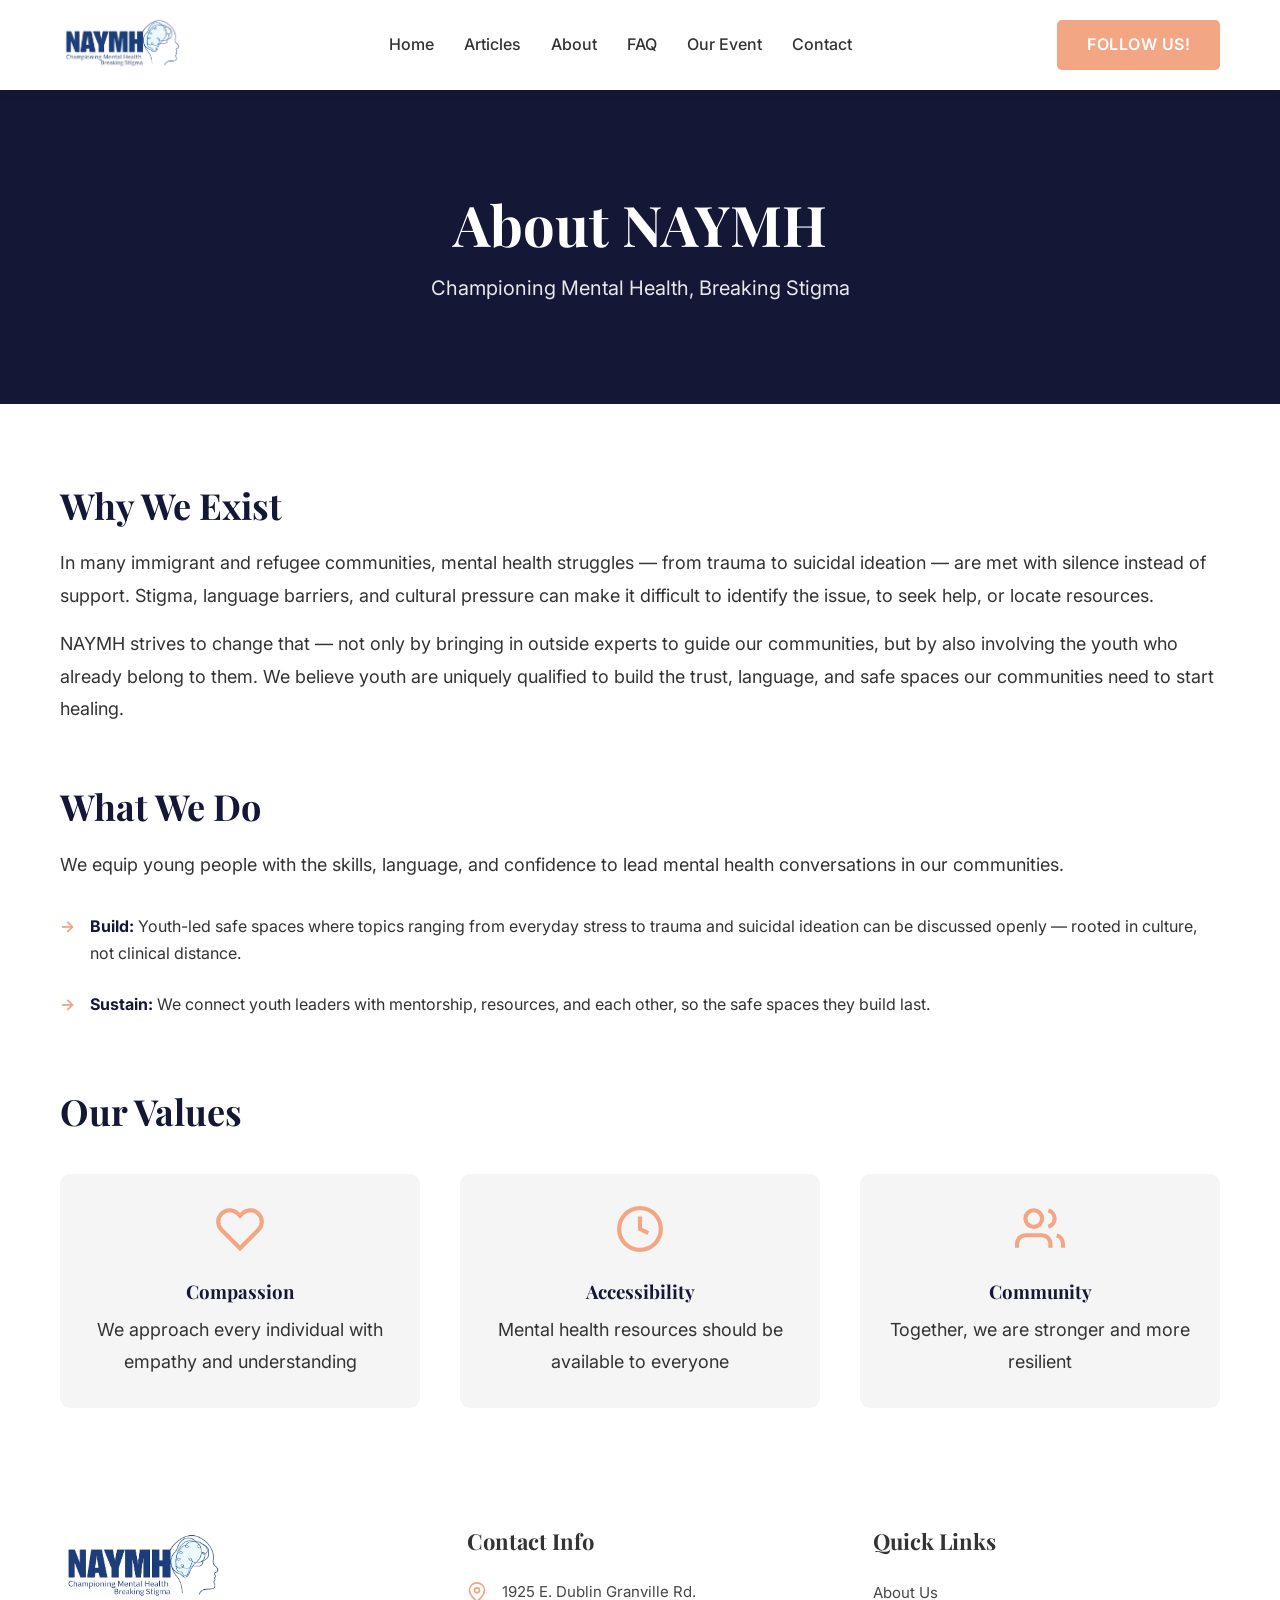
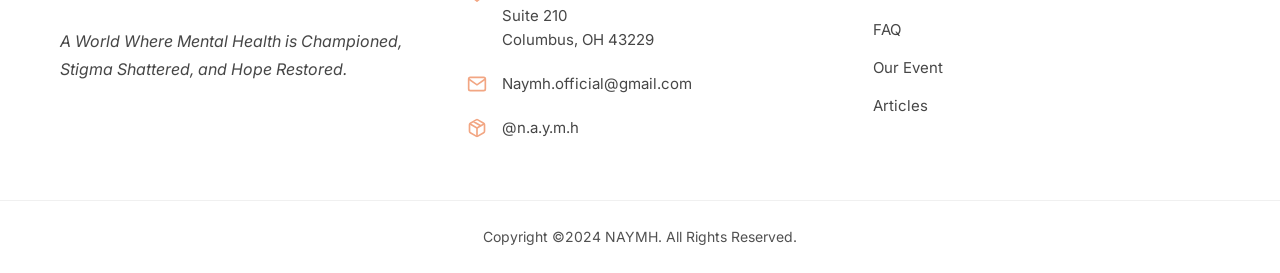
<file: about.html>
<!DOCTYPE html>
<html lang="en">
<head>
    <meta charset="UTF-8">
    <meta name="viewport" content="width=device-width, initial-scale=1.0">
    <title>About Us - NAYMH</title>
    <link rel="preconnect" href="https://fonts.googleapis.com">
    <link rel="preconnect" href="https://fonts.gstatic.com" crossorigin>
    <link href="https://fonts.googleapis.com/css2?family=Playfair+Display:wght@400;600;700&family=Inter:wght@300;400;500;600;700&display=swap" rel="stylesheet">
    <link rel="stylesheet" href="css/styles.css">
</head>
<body>
    <header class="header">
        <div class="container">
            <div class="header-content">
                <a href="index.html" class="logo">
                    <img src="images/naymh-logo.png" alt="NAYMH" class="logo-image">
                </a>
                <nav class="nav">
                    <a href="index.html">Home</a>
                    <a href="articles.html">Articles</a>
                    <a href="about.html" class="active">About</a>
                    <a href="faq.html">FAQ</a>
                    <a href="event.html">Our Event</a>
                    <a href="contact.html">Contact</a>
                </nav>
                <div class="header-actions">
                    <a href="https://www.instagram.com/n.a.y.m.h/" target="_blank" class="cta-button">FOLLOW US!</a>
                    <button class="hamburger" id="hamburger-btn" aria-label="Toggle navigation" aria-expanded="false">
                        <span></span>
                        <span></span>
                        <span></span>
                    </button>
                </div>
            </div>
        </div>
    </header>

    <section class="page-hero">
        <div class="container">
            <h1>About NAYMH</h1>
            <p>Championing Mental Health, Breaking Stigma</p>
        </div>
    </section>

    <section class="about-content">
        <div class="container">
            <div class="about-mission">
                <h2>Why We Exist</h2>
                <p>In many immigrant and refugee communities, mental health struggles — from trauma to suicidal ideation — are met with silence instead of support. Stigma, language barriers, and cultural pressure can make it difficult to identify the issue, to seek help, or locate resources.</p>
                <p>NAYMH strives to change that — not only by bringing in outside experts to guide our communities, but by also involving the youth who already belong to them. We believe youth are uniquely qualified to build the trust, language, and safe spaces our communities need to start healing.</p>
            </div>

            <div class="about-vision">
                <h2>What We Do</h2>
                <p>We equip young people with the skills, language, and confidence to lead mental health conversations in our communities.</p>
                <ul class="article-list">
                    <li><strong>Build:</strong> Youth-led safe spaces where topics ranging from everyday stress to trauma and suicidal ideation can be discussed openly — rooted in culture, not clinical distance.</li>
                    <li><strong>Sustain:</strong> We connect youth leaders with mentorship, resources, and each other, so the safe spaces they build last.</li>
                </ul>
            </div>

            <div class="about-values">
                <h2>Our Values</h2>
                <div class="values-grid">
                    <div class="value-item">
                        <svg width="50" height="50" viewBox="0 0 24 24" fill="none" stroke="#f2a683" stroke-width="2">
                            <path d="M20.84 4.61a5.5 5.5 0 0 0-7.78 0L12 5.67l-1.06-1.06a5.5 5.5 0 0 0-7.78 7.78l1.06 1.06L12 21.23l7.78-7.78 1.06-1.06a5.5 5.5 0 0 0 0-7.78z"></path>
                        </svg>
                        <h3>Compassion</h3>
                        <p>We approach every individual with empathy and understanding</p>
                    </div>
                    <div class="value-item">
                        <svg width="50" height="50" viewBox="0 0 24 24" fill="none" stroke="#f2a683" stroke-width="2">
                            <circle cx="12" cy="12" r="10"></circle>
                            <path d="M12 6v6l4 2"></path>
                        </svg>
                        <h3>Accessibility</h3>
                        <p>Mental health resources should be available to everyone</p>
                    </div>
                    <div class="value-item">
                        <svg width="50" height="50" viewBox="0 0 24 24" fill="none" stroke="#f2a683" stroke-width="2">
                            <path d="M17 21v-2a4 4 0 0 0-4-4H5a4 4 0 0 0-4 4v2"></path>
                            <circle cx="9" cy="7" r="4"></circle>
                            <path d="M23 21v-2a4 4 0 0 0-3-3.87"></path>
                            <path d="M16 3.13a4 4 0 0 1 0 7.75"></path>
                        </svg>
                        <h3>Community</h3>
                        <p>Together, we are stronger and more resilient</p>
                    </div>
                </div>
            </div>
        </div>
    </section>

    <footer class="footer">
        <div class="container">
                        <div class="footer-content">
                <div class="footer-column">
                    <div class="footer-logo">
                        <img src="images/naymh-logo.png" alt="NAYMH Logo" class="footer-logo-image">
                    </div>
                    <p class="footer-mission">A World Where Mental Health is Championed, Stigma Shattered, and Hope Restored.</p>
                </div>

                <div class="footer-column">
                    <h3>Contact Info</h3>
                    <div class="contact-info">
                        <div class="contact-item">
                            <svg width="20" height="20" viewBox="0 0 24 24" fill="none" stroke="currentColor" stroke-width="2">
                                <path d="M21 10c0 7-9 13-9 13s-9-6-9-13a9 9 0 0 1 18 0z"></path>
                                <circle cx="12" cy="10" r="3"></circle>
                            </svg>
                            <p>1925 E. Dublin Granville Rd.<br>Suite 210<br>Columbus, OH 43229</p>
                        </div>
                        <div class="contact-item">
                            <svg width="20" height="20" viewBox="0 0 24 24" fill="none" stroke="currentColor" stroke-width="2">
                                <path d="M4 4h16c1.1 0 2 .9 2 2v12c0 1.1-.9 2-2 2H4c-1.1 0-2-.9-2-2V6c0-1.1.9-2 2-2z"></path>
                                <polyline points="22,6 12,13 2,6"></polyline>
                            </svg>
                            <a href="mailto:Naymh.official@gmail.com">Naymh.official@gmail.com</a>
                        </div>
                        <div class="contact-item">
                            <svg width="20" height="20" viewBox="0 0 24 24" fill="none" stroke="currentColor" stroke-width="2">
                                <path d="M16.5 9.4l-9-5.19M21 16V8a2 2 0 0 0-1-1.73l-7-4a2 2 0 0 0-2 0l-7 4A2 2 0 0 0 3 8v8a2 2 0 0 0 1 1.73l7 4a2 2 0 0 0 2 0l7-4A2 2 0 0 0 21 16z"></path>
                                <polyline points="3.27 6.96 12 12.01 20.73 6.96"></polyline>
                                <line x1="12" y1="22.08" x2="12" y2="12"></line>
                            </svg>
                            <a href="https://www.instagram.com/n.a.y.m.h/" target="_blank">@n.a.y.m.h</a>
                        </div>
                    </div>
                </div>

                <div class="footer-column">
                    <h3>Quick Links</h3>
                    <ul class="footer-list">
                        <li><a href="about.html">About Us</a></li>
                        <li><a href="faq.html">FAQ</a></li>
                        <li><a href="event.html">Our Event</a></li>
                        <li><a href="articles.html">Articles</a></li>
                    </ul>
                </div>
            </div>
        </div>

        <div class="footer-bottom">
            <div class="container">
                <p>Copyright ©2024 NAYMH. All Rights Reserved.</p>
            </div>
        </div>
    </footer>

    <script src="js/script.js"></script>
</body>
</html>
</file>
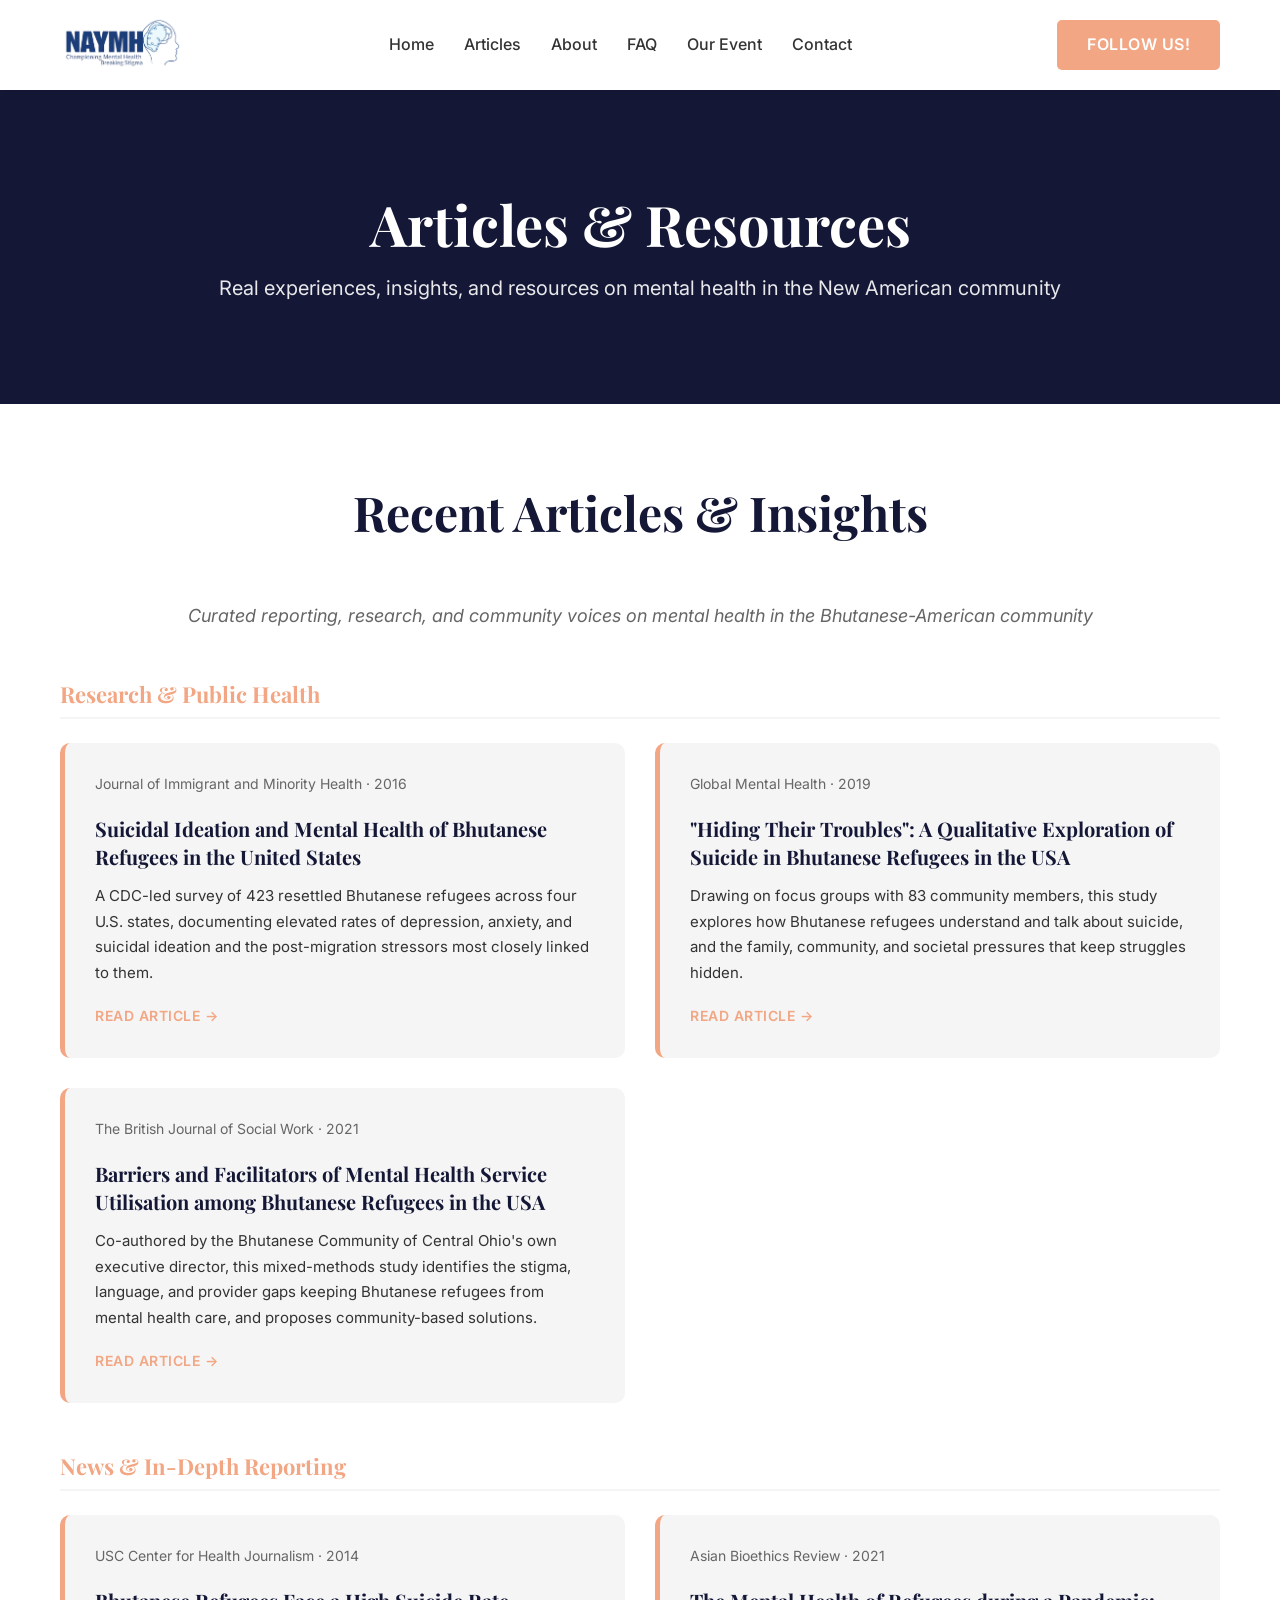
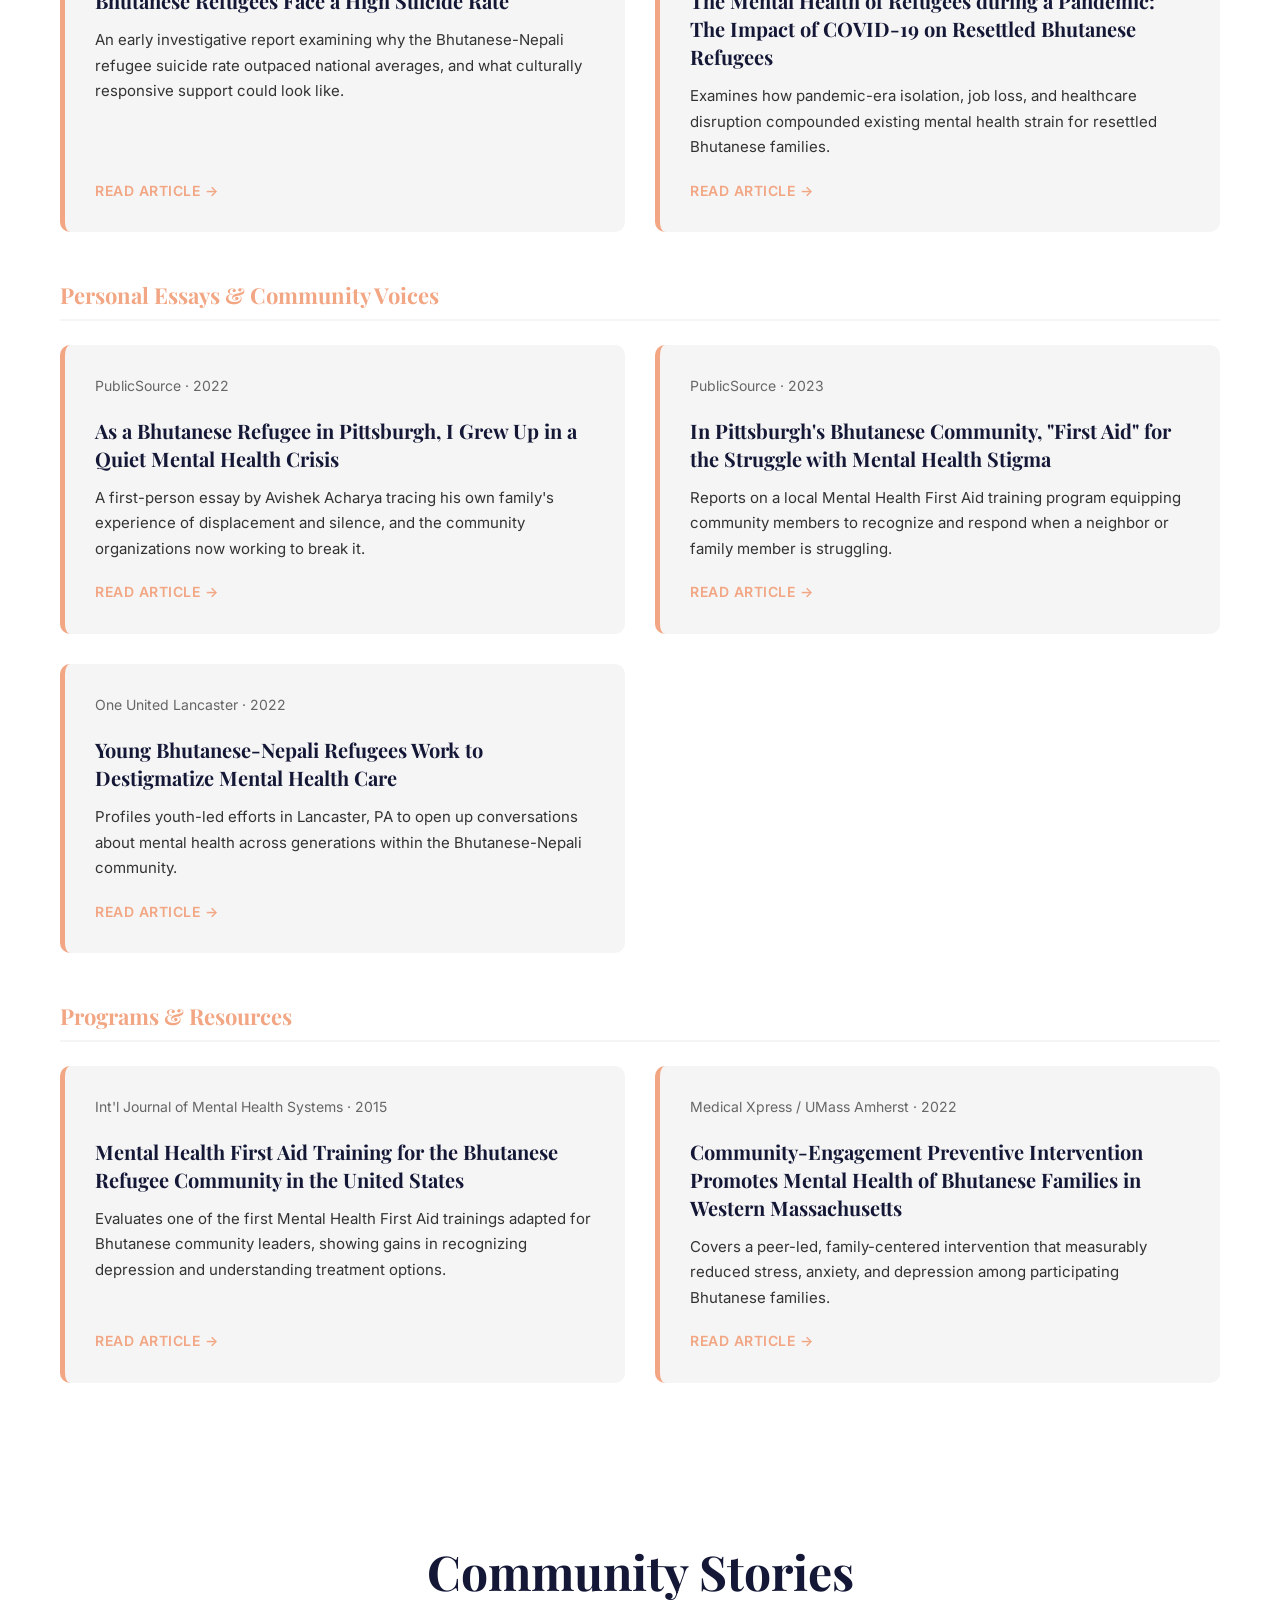
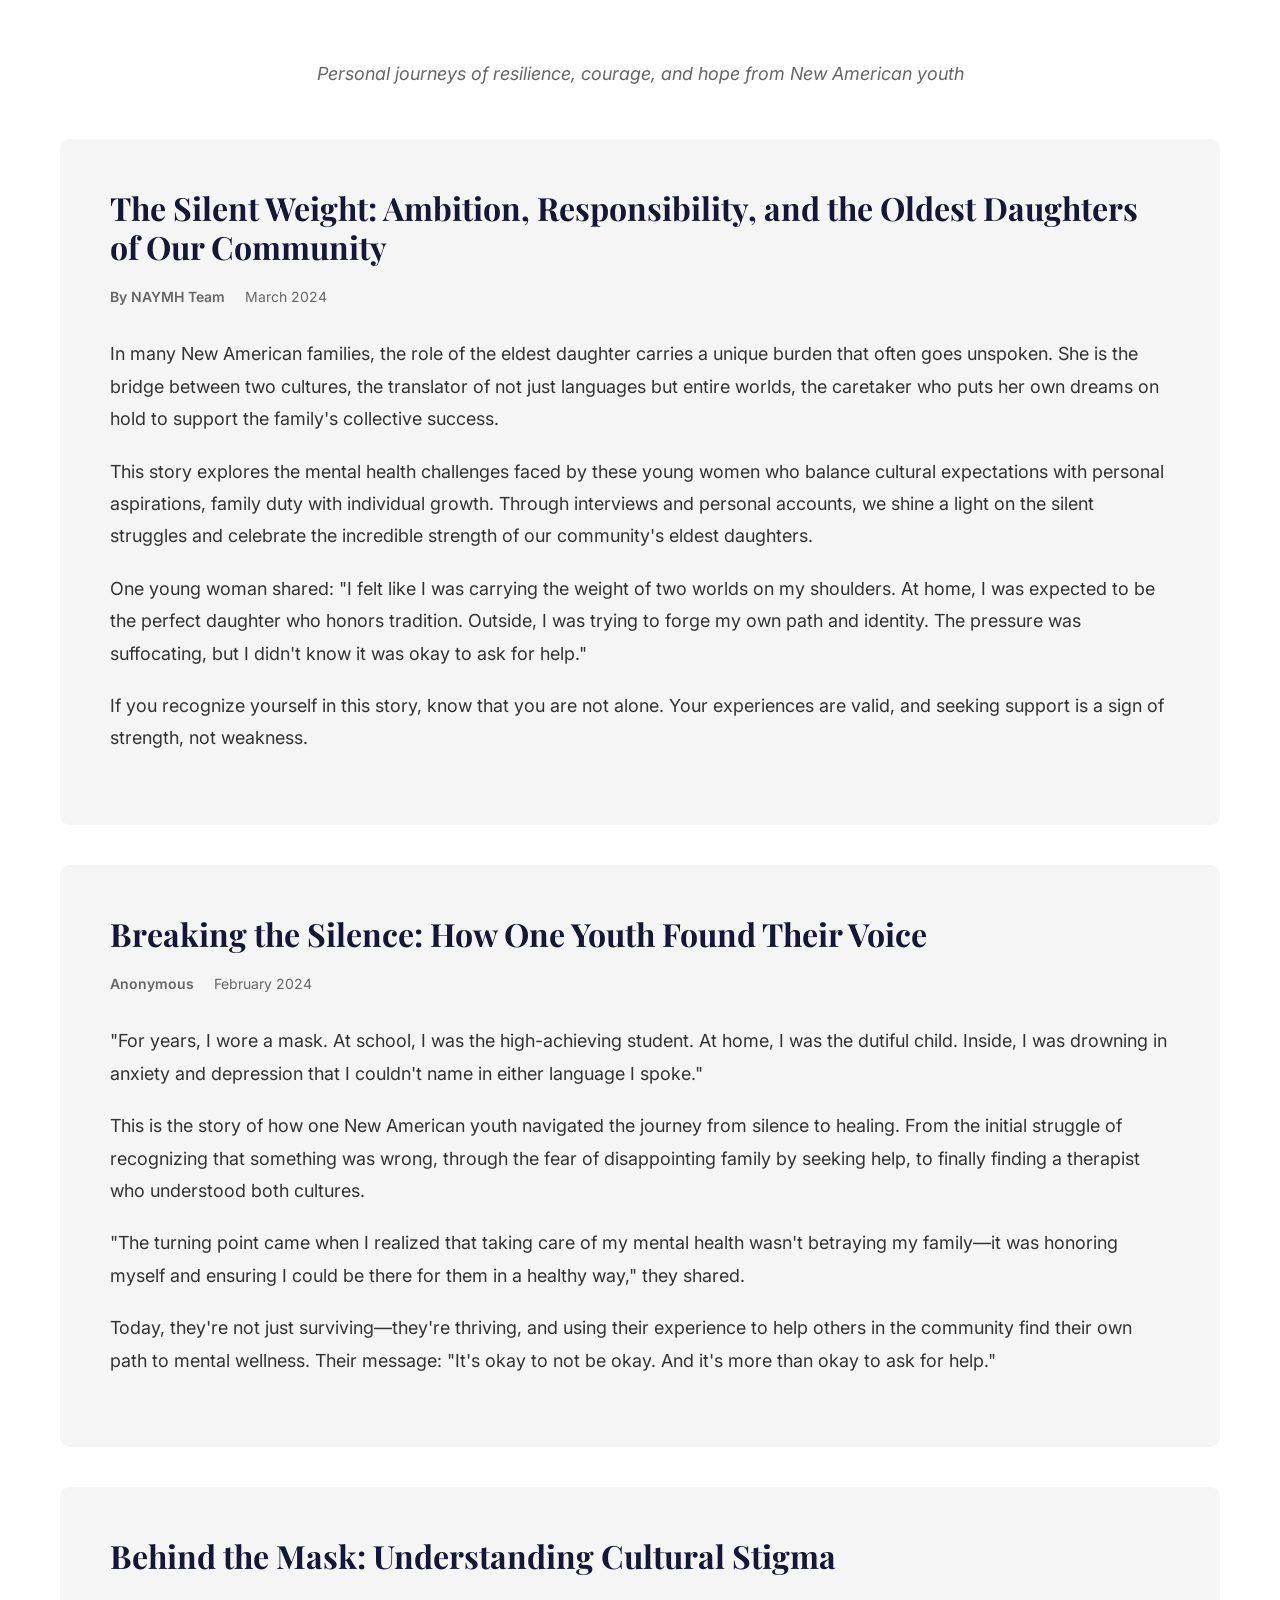
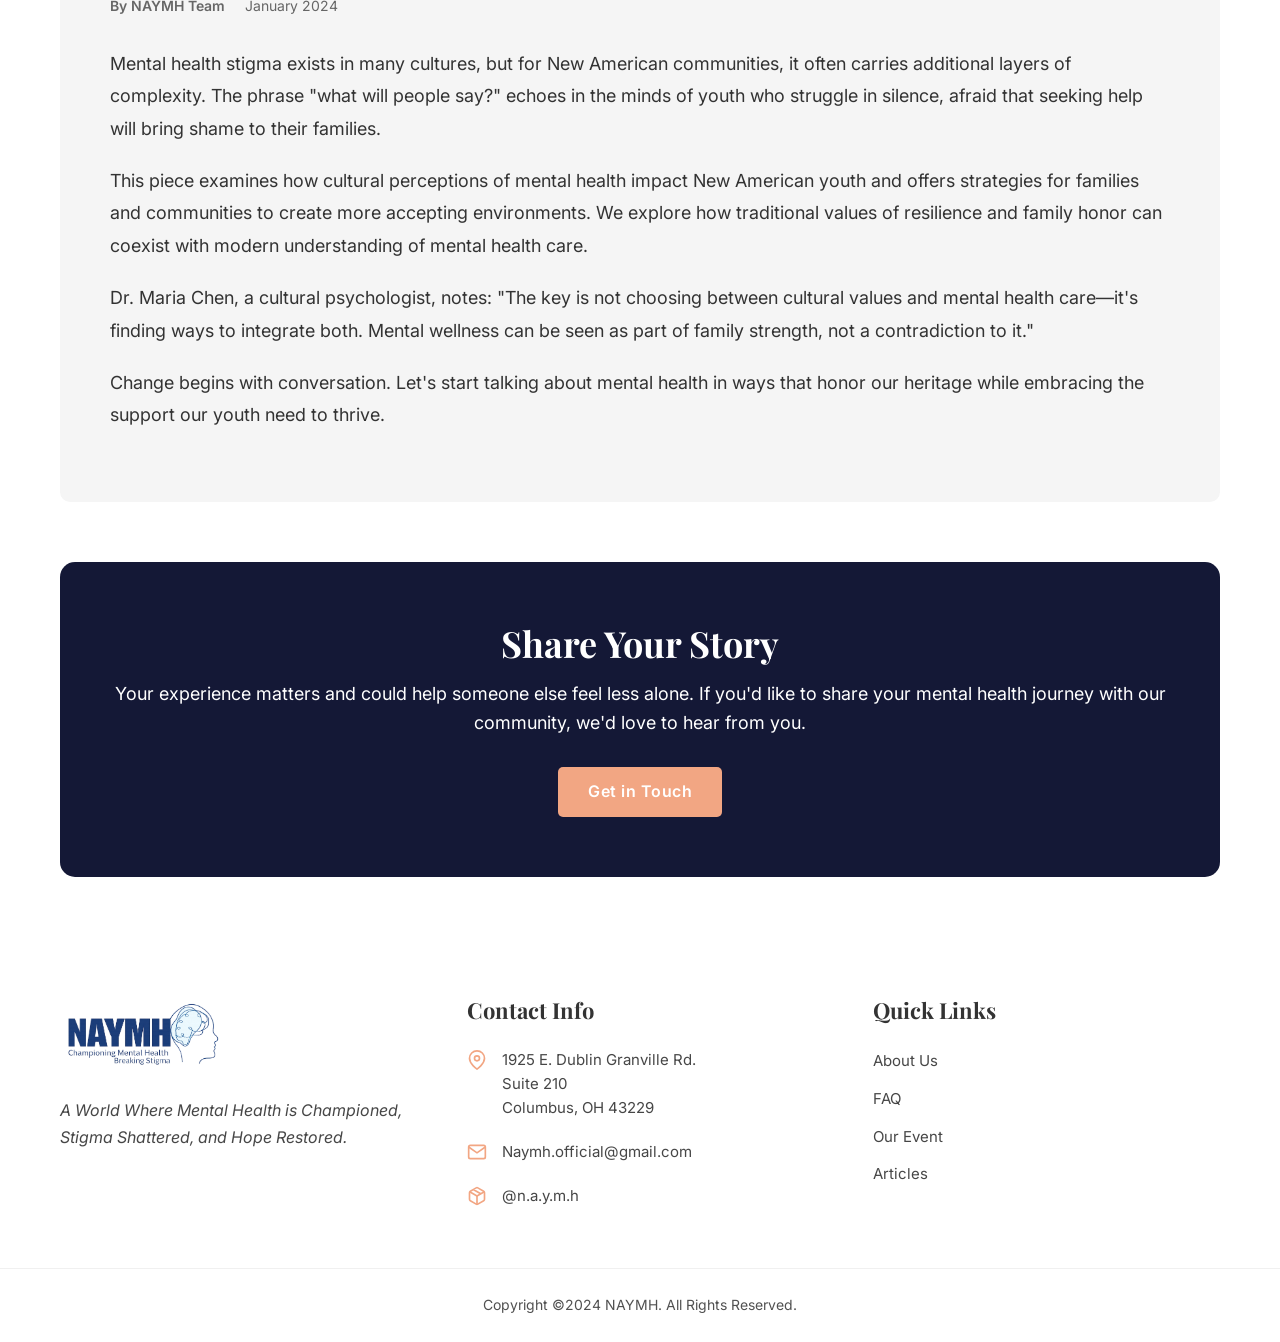
<file: articles.html>
<!DOCTYPE html>
<html lang="en">
<head>
    <meta charset="UTF-8">
    <meta name="viewport" content="width=device-width, initial-scale=1.0">
    <title>Articles & Resources - NAYMH</title>
    <link rel="preconnect" href="https://fonts.googleapis.com">
    <link rel="preconnect" href="https://fonts.gstatic.com" crossorigin>
    <link href="https://fonts.googleapis.com/css2?family=Playfair+Display:wght@400;600;700&family=Inter:wght@300;400;500;600;700&display=swap" rel="stylesheet">
    <link rel="stylesheet" href="css/styles.css">
</head>
<body>
    <header class="header">
        <div class="container">
            <div class="header-content">
                <a href="index.html" class="logo">
                    <img src="images/naymh-logo.png" alt="NAYMH" class="logo-image">
                </a>
                <nav class="nav">
                    <a href="index.html">Home</a>
                    <a href="articles.html" class="active">Articles</a>
                    <a href="about.html">About</a>
                    <a href="faq.html">FAQ</a>
                    <a href="event.html">Our Event</a>
                    <a href="contact.html">Contact</a>
                </nav>
                <div class="header-actions">
                    <a href="https://www.instagram.com/n.a.y.m.h/" target="_blank" class="cta-button">FOLLOW US!</a>
                    <button class="hamburger" id="hamburger-btn" aria-label="Toggle navigation" aria-expanded="false">
                        <span></span>
                        <span></span>
                        <span></span>
                    </button>
                </div>
            </div>
        </div>
    </header>

    <section class="page-hero">
        <div class="container">
            <h1>Articles & Resources</h1>
            <p>Real experiences, insights, and resources on mental health in the New American community</p>
        </div>
    </section>

    <!-- Featured Articles Section -->
    <section class="blog-content">
        <div class="container">
            <h2 class="section-title">Recent Articles & Insights</h2>
            <p class="section-subtitle">Curated reporting, research, and community voices on mental health in the Bhutanese-American community</p>

            <div class="article-category-group">
                <h3 class="article-category-heading">Research &amp; Public Health</h3>
                <div class="article-grid">
                    <article class="article-card">
                        <div class="post-meta">
                            <span class="post-date">Journal of Immigrant and Minority Health &middot; 2016</span>
                        </div>
                        <h3><a href="https://pmc.ncbi.nlm.nih.gov/articles/PMC4905789/" target="_blank" rel="noopener">Suicidal Ideation and Mental Health of Bhutanese Refugees in the United States</a></h3>
                        <p>A CDC-led survey of 423 resettled Bhutanese refugees across four U.S. states, documenting elevated rates of depression, anxiety, and suicidal ideation and the post-migration stressors most closely linked to them.</p>
                        <a href="https://pmc.ncbi.nlm.nih.gov/articles/PMC4905789/" target="_blank" rel="noopener" class="read-more">READ ARTICLE →</a>
                    </article>

                    <article class="article-card">
                        <div class="post-meta">
                            <span class="post-date">Global Mental Health &middot; 2019</span>
                        </div>
                        <h3><a href="https://pmc.ncbi.nlm.nih.gov/articles/PMC6401374/" target="_blank" rel="noopener">"Hiding Their Troubles": A Qualitative Exploration of Suicide in Bhutanese Refugees in the USA</a></h3>
                        <p>Drawing on focus groups with 83 community members, this study explores how Bhutanese refugees understand and talk about suicide, and the family, community, and societal pressures that keep struggles hidden.</p>
                        <a href="https://pmc.ncbi.nlm.nih.gov/articles/PMC6401374/" target="_blank" rel="noopener" class="read-more">READ ARTICLE →</a>
                    </article>

                    <article class="article-card">
                        <div class="post-meta">
                            <span class="post-date">The British Journal of Social Work &middot; 2021</span>
                        </div>
                        <h3><a href="https://pmc.ncbi.nlm.nih.gov/articles/PMC8344508/" target="_blank" rel="noopener">Barriers and Facilitators of Mental Health Service Utilisation among Bhutanese Refugees in the USA</a></h3>
                        <p>Co-authored by the Bhutanese Community of Central Ohio's own executive director, this mixed-methods study identifies the stigma, language, and provider gaps keeping Bhutanese refugees from mental health care, and proposes community-based solutions.</p>
                        <a href="https://pmc.ncbi.nlm.nih.gov/articles/PMC8344508/" target="_blank" rel="noopener" class="read-more">READ ARTICLE →</a>
                    </article>
                </div>
            </div>

            <div class="article-category-group">
                <h3 class="article-category-heading">News &amp; In-Depth Reporting</h3>
                <div class="article-grid">
                    <article class="article-card">
                        <div class="post-meta">
                            <span class="post-date">USC Center for Health Journalism &middot; 2014</span>
                        </div>
                        <h3><a href="https://centerforhealthjournalism.org/our-work/reporting/bhutanese-refugees-face-high-suicide-rate" target="_blank" rel="noopener">Bhutanese Refugees Face a High Suicide Rate</a></h3>
                        <p>An early investigative report examining why the Bhutanese-Nepali refugee suicide rate outpaced national averages, and what culturally responsive support could look like.</p>
                        <a href="https://centerforhealthjournalism.org/our-work/reporting/bhutanese-refugees-face-high-suicide-rate" target="_blank" rel="noopener" class="read-more">READ ARTICLE →</a>
                    </article>

                    <article class="article-card">
                        <div class="post-meta">
                            <span class="post-date">Asian Bioethics Review &middot; 2021</span>
                        </div>
                        <h3><a href="https://pmc.ncbi.nlm.nih.gov/articles/PMC8436029/" target="_blank" rel="noopener">The Mental Health of Refugees during a Pandemic: The Impact of COVID-19 on Resettled Bhutanese Refugees</a></h3>
                        <p>Examines how pandemic-era isolation, job loss, and healthcare disruption compounded existing mental health strain for resettled Bhutanese families.</p>
                        <a href="https://pmc.ncbi.nlm.nih.gov/articles/PMC8436029/" target="_blank" rel="noopener" class="read-more">READ ARTICLE →</a>
                    </article>
                </div>
            </div>

            <div class="article-category-group">
                <h3 class="article-category-heading">Personal Essays &amp; Community Voices</h3>
                <div class="article-grid">
                    <article class="article-card">
                        <div class="post-meta">
                            <span class="post-date">PublicSource &middot; 2022</span>
                        </div>
                        <h3><a href="https://www.publicsource.org/bhutanese-refugee-pittsburgh-mental-health-crisis-resources/" target="_blank" rel="noopener">As a Bhutanese Refugee in Pittsburgh, I Grew Up in a Quiet Mental Health Crisis</a></h3>
                        <p>A first-person essay by Avishek Acharya tracing his own family's experience of displacement and silence, and the community organizations now working to break it.</p>
                        <a href="https://www.publicsource.org/bhutanese-refugee-pittsburgh-mental-health-crisis-resources/" target="_blank" rel="noopener" class="read-more">READ ARTICLE →</a>
                    </article>

                    <article class="article-card">
                        <div class="post-meta">
                            <span class="post-date">PublicSource &middot; 2023</span>
                        </div>
                        <h3><a href="https://www.publicsource.org/bhutanese-nepali-refugees-pittsburgh-mental-health-first-aid-algee/" target="_blank" rel="noopener">In Pittsburgh's Bhutanese Community, "First Aid" for the Struggle with Mental Health Stigma</a></h3>
                        <p>Reports on a local Mental Health First Aid training program equipping community members to recognize and respond when a neighbor or family member is struggling.</p>
                        <a href="https://www.publicsource.org/bhutanese-nepali-refugees-pittsburgh-mental-health-first-aid-algee/" target="_blank" rel="noopener" class="read-more">READ ARTICLE →</a>
                    </article>

                    <article class="article-card">
                        <div class="post-meta">
                            <span class="post-date">One United Lancaster &middot; 2022</span>
                        </div>
                        <h3><a href="https://oneunitedlancaster.com/community/young-bhutanese-nepali-refugees-work-to-overcome-mental-health-stigmas/" target="_blank" rel="noopener">Young Bhutanese-Nepali Refugees Work to Destigmatize Mental Health Care</a></h3>
                        <p>Profiles youth-led efforts in Lancaster, PA to open up conversations about mental health across generations within the Bhutanese-Nepali community.</p>
                        <a href="https://oneunitedlancaster.com/community/young-bhutanese-nepali-refugees-work-to-overcome-mental-health-stigmas/" target="_blank" rel="noopener" class="read-more">READ ARTICLE →</a>
                    </article>
                </div>
            </div>

            <div class="article-category-group">
                <h3 class="article-category-heading">Programs &amp; Resources</h3>
                <div class="article-grid">
                    <article class="article-card">
                        <div class="post-meta">
                            <span class="post-date">Int'l Journal of Mental Health Systems &middot; 2015</span>
                        </div>
                        <h3><a href="https://pmc.ncbi.nlm.nih.gov/articles/PMC4435851/" target="_blank" rel="noopener">Mental Health First Aid Training for the Bhutanese Refugee Community in the United States</a></h3>
                        <p>Evaluates one of the first Mental Health First Aid trainings adapted for Bhutanese community leaders, showing gains in recognizing depression and understanding treatment options.</p>
                        <a href="https://pmc.ncbi.nlm.nih.gov/articles/PMC4435851/" target="_blank" rel="noopener" class="read-more">READ ARTICLE →</a>
                    </article>

                    <article class="article-card">
                        <div class="post-meta">
                            <span class="post-date">Medical Xpress / UMass Amherst &middot; 2022</span>
                        </div>
                        <h3><a href="https://medicalxpress.com/news/2022-06-community-engagement-intervention-mental-health-bhutanese.html" target="_blank" rel="noopener">Community-Engagement Preventive Intervention Promotes Mental Health of Bhutanese Families in Western Massachusetts</a></h3>
                        <p>Covers a peer-led, family-centered intervention that measurably reduced stress, anxiety, and depression among participating Bhutanese families.</p>
                        <a href="https://medicalxpress.com/news/2022-06-community-engagement-intervention-mental-health-bhutanese.html" target="_blank" rel="noopener" class="read-more">READ ARTICLE →</a>
                    </article>
                </div>
            </div>
        </div>
    </section>

    <!-- Community Stories Section -->
    <section class="stories-content">
        <div class="container">
            <h2 class="section-title">Community Stories</h2>
            <p class="section-subtitle">Personal journeys of resilience, courage, and hope from New American youth</p>

            <article class="story-full" id="story-1">
                <h2>The Silent Weight: Ambition, Responsibility, and the Oldest Daughters of Our Community</h2>
                <div class="story-meta">
                    <span class="story-author">By NAYMH Team</span>
                    <span class="story-date">March 2024</span>
                </div>
                <p>In many New American families, the role of the eldest daughter carries a unique burden that often goes unspoken. She is the bridge between two cultures, the translator of not just languages but entire worlds, the caretaker who puts her own dreams on hold to support the family's collective success.</p>
                <p>This story explores the mental health challenges faced by these young women who balance cultural expectations with personal aspirations, family duty with individual growth. Through interviews and personal accounts, we shine a light on the silent struggles and celebrate the incredible strength of our community's eldest daughters.</p>
                <p>One young woman shared: "I felt like I was carrying the weight of two worlds on my shoulders. At home, I was expected to be the perfect daughter who honors tradition. Outside, I was trying to forge my own path and identity. The pressure was suffocating, but I didn't know it was okay to ask for help."</p>
                <p>If you recognize yourself in this story, know that you are not alone. Your experiences are valid, and seeking support is a sign of strength, not weakness.</p>
            </article>

            <article class="story-full" id="story-2">
                <h2>Breaking the Silence: How One Youth Found Their Voice</h2>
                <div class="story-meta">
                    <span class="story-author">Anonymous</span>
                    <span class="story-date">February 2024</span>
                </div>
                <p>"For years, I wore a mask. At school, I was the high-achieving student. At home, I was the dutiful child. Inside, I was drowning in anxiety and depression that I couldn't name in either language I spoke."</p>
                <p>This is the story of how one New American youth navigated the journey from silence to healing. From the initial struggle of recognizing that something was wrong, through the fear of disappointing family by seeking help, to finally finding a therapist who understood both cultures.</p>
                <p>"The turning point came when I realized that taking care of my mental health wasn't betraying my family—it was honoring myself and ensuring I could be there for them in a healthy way," they shared.</p>
                <p>Today, they're not just surviving—they're thriving, and using their experience to help others in the community find their own path to mental wellness. Their message: "It's okay to not be okay. And it's more than okay to ask for help."</p>
            </article>

            <article class="story-full" id="story-3">
                <h2>Behind the Mask: Understanding Cultural Stigma</h2>
                <div class="story-meta">
                    <span class="story-author">By NAYMH Team</span>
                    <span class="story-date">January 2024</span>
                </div>
                <p>Mental health stigma exists in many cultures, but for New American communities, it often carries additional layers of complexity. The phrase "what will people say?" echoes in the minds of youth who struggle in silence, afraid that seeking help will bring shame to their families.</p>
                <p>This piece examines how cultural perceptions of mental health impact New American youth and offers strategies for families and communities to create more accepting environments. We explore how traditional values of resilience and family honor can coexist with modern understanding of mental health care.</p>
                <p>Dr. Maria Chen, a cultural psychologist, notes: "The key is not choosing between cultural values and mental health care—it's finding ways to integrate both. Mental wellness can be seen as part of family strength, not a contradiction to it."</p>
                <p>Change begins with conversation. Let's start talking about mental health in ways that honor our heritage while embracing the support our youth need to thrive.</p>
            </article>

            <div class="share-story-cta">
                <h2>Share Your Story</h2>
                <p>Your experience matters and could help someone else feel less alone. If you'd like to share your mental health journey with our community, we'd love to hear from you.</p>
                <a href="contact.html" class="cta-button">Get in Touch</a>
            </div>
        </div>
    </section>

    <footer class="footer">
        <div class="container">
            <div class="footer-content">
                <div class="footer-column">
                    <div class="footer-logo">
                        <img src="images/naymh-logo.png" alt="NAYMH Logo" class="footer-logo-image">
                    </div>
                    <p class="footer-mission">A World Where Mental Health is Championed, Stigma Shattered, and Hope Restored.</p>
                </div>

                <div class="footer-column">
                    <h3>Contact Info</h3>
                    <div class="contact-info">
                        <div class="contact-item">
                            <svg width="20" height="20" viewBox="0 0 24 24" fill="none" stroke="currentColor" stroke-width="2">
                                <path d="M21 10c0 7-9 13-9 13s-9-6-9-13a9 9 0 0 1 18 0z"></path>
                                <circle cx="12" cy="10" r="3"></circle>
                            </svg>
                            <p>1925 E. Dublin Granville Rd.<br>Suite 210<br>Columbus, OH 43229</p>
                        </div>
                        <div class="contact-item">
                            <svg width="20" height="20" viewBox="0 0 24 24" fill="none" stroke="currentColor" stroke-width="2">
                                <path d="M4 4h16c1.1 0 2 .9 2 2v12c0 1.1-.9 2-2 2H4c-1.1 0-2-.9-2-2V6c0-1.1.9-2 2-2z"></path>
                                <polyline points="22,6 12,13 2,6"></polyline>
                            </svg>
                            <a href="mailto:Naymh.official@gmail.com">Naymh.official@gmail.com</a>
                        </div>
                        <div class="contact-item">
                            <svg width="20" height="20" viewBox="0 0 24 24" fill="none" stroke="currentColor" stroke-width="2">
                                <path d="M16.5 9.4l-9-5.19M21 16V8a2 2 0 0 0-1-1.73l-7-4a2 2 0 0 0-2 0l-7 4A2 2 0 0 0 3 8v8a2 2 0 0 0 1 1.73l7 4a2 2 0 0 0 2 0l7-4A2 2 0 0 0 21 16z"></path>
                                <polyline points="3.27 6.96 12 12.01 20.73 6.96"></polyline>
                                <line x1="12" y1="22.08" x2="12" y2="12"></line>
                            </svg>
                            <a href="https://www.instagram.com/n.a.y.m.h/" target="_blank">@n.a.y.m.h</a>
                        </div>
                    </div>
                </div>

                <div class="footer-column">
                    <h3>Quick Links</h3>
                    <ul class="footer-list">
                        <li><a href="about.html">About Us</a></li>
                        <li><a href="faq.html">FAQ</a></li>
                        <li><a href="event.html">Our Event</a></li>
                        <li><a href="articles.html">Articles</a></li>
                    </ul>
                </div>
            </div>
        </div>

        <div class="footer-bottom">
            <div class="container">
                <p>Copyright ©2024 NAYMH. All Rights Reserved.</p>
            </div>
        </div>
    </footer>

    <script src="js/script.js"></script>
</body>
</html>
</file>
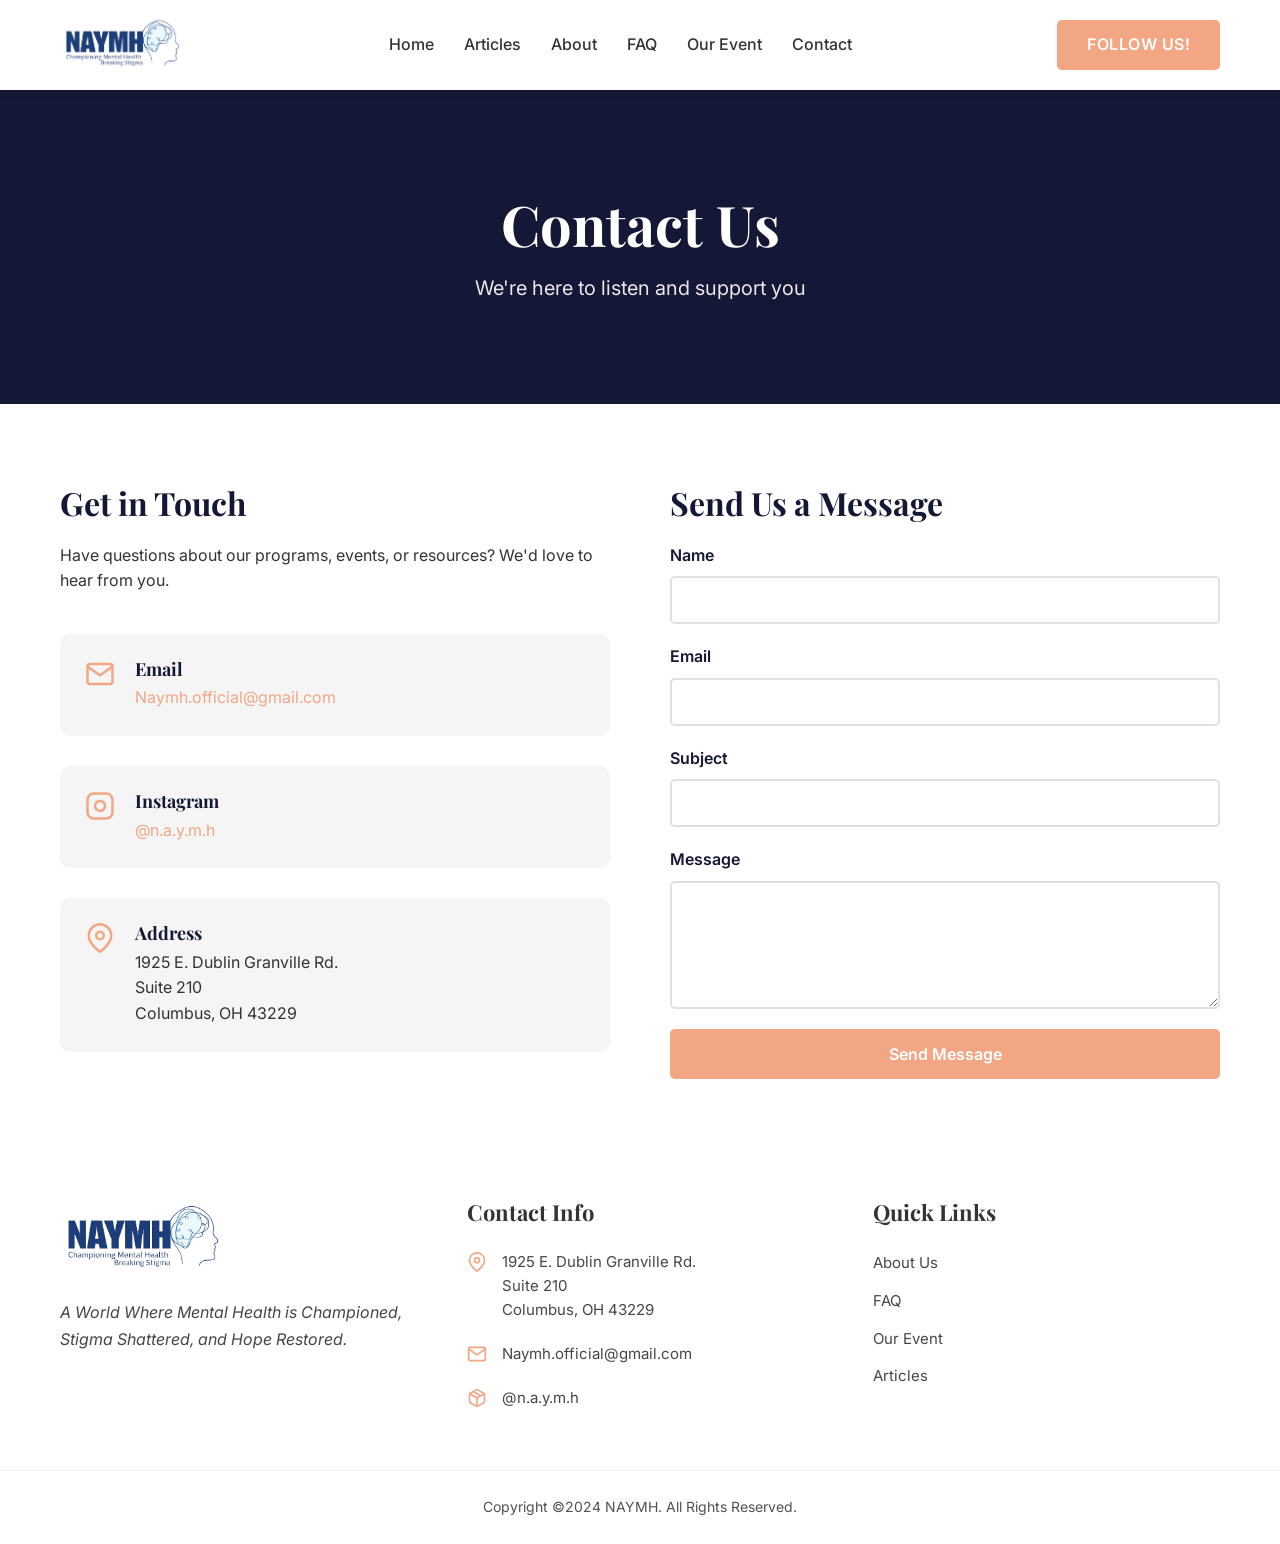
<file: contact.html>
<!DOCTYPE html>
<html lang="en">
<head>
    <meta charset="UTF-8">
    <meta name="viewport" content="width=device-width, initial-scale=1.0">
    <title>Contact Us - NAYMH</title>
    <link rel="preconnect" href="https://fonts.googleapis.com">
    <link rel="preconnect" href="https://fonts.gstatic.com" crossorigin>
    <link href="https://fonts.googleapis.com/css2?family=Playfair+Display:wght@400;600;700&family=Inter:wght@300;400;500;600;700&display=swap" rel="stylesheet">
    <link rel="stylesheet" href="css/styles.css">
</head>
<body>
    <header class="header">
        <div class="container">
            <div class="header-content">
                <a href="index.html" class="logo">
                    <img src="images/naymh-logo.png" alt="NAYMH" class="logo-image">
                </a>
                <nav class="nav">
                    <a href="index.html">Home</a>
                    <a href="articles.html">Articles</a>
                    <a href="about.html">About</a>
                    <a href="faq.html">FAQ</a>
                    <a href="event.html">Our Event</a>
                    <a href="contact.html" class="active">Contact</a>
                </nav>
                <div class="header-actions">
                    <a href="https://www.instagram.com/n.a.y.m.h/" target="_blank" class="cta-button">FOLLOW US!</a>
                    <button class="hamburger" id="hamburger-btn" aria-label="Toggle navigation" aria-expanded="false">
                        <span></span>
                        <span></span>
                        <span></span>
                    </button>
                </div>
            </div>
        </div>
    </header>

    <section class="page-hero">
        <div class="container">
            <h1>Contact Us</h1>
            <p>We're here to listen and support you</p>
        </div>
    </section>

    <section class="contact-content">
        <div class="container">
            <div class="contact-grid">
                <div class="contact-info-section">
                    <h2>Get in Touch</h2>
                    <p>Have questions about our programs, events, or resources? We'd love to hear from you.</p>
                    
                    <div class="contact-methods">
                        <div class="contact-method">
                            <svg width="30" height="30" viewBox="0 0 24 24" fill="none" stroke="#f2a683" stroke-width="2">
                                <path d="M4 4h16c1.1 0 2 .9 2 2v12c0 1.1-.9 2-2 2H4c-1.1 0-2-.9-2-2V6c0-1.1.9-2 2-2z"></path>
                                <polyline points="22,6 12,13 2,6"></polyline>
                            </svg>
                            <div>
                                <h3>Email</h3>
                                <a href="mailto:Naymh.official@gmail.com">Naymh.official@gmail.com</a>
                            </div>
                        </div>

                        <div class="contact-method">
                            <svg width="30" height="30" viewBox="0 0 24 24" fill="none" stroke="#f2a683" stroke-width="2">
                                <rect x="2" y="2" width="20" height="20" rx="5" ry="5"></rect>
                                <path d="M16 11.37A4 4 0 1 1 12.63 8 4 4 0 0 1 16 11.37z"></path>
                                <line x1="17.5" y1="6.5" x2="17.51" y2="6.5"></line>
                            </svg>
                            <div>
                                <h3>Instagram</h3>
                                <a href="https://www.instagram.com/n.a.y.m.h/" target="_blank">@n.a.y.m.h</a>
                            </div>
                        </div>

                        <div class="contact-method">
                            <svg width="30" height="30" viewBox="0 0 24 24" fill="none" stroke="#f2a683" stroke-width="2">
                                <path d="M21 10c0 7-9 13-9 13s-9-6-9-13a9 9 0 0 1 18 0z"></path>
                                <circle cx="12" cy="10" r="3"></circle>
                            </svg>
                            <div>
                                <h3>Address</h3>
                                <p>1925 E. Dublin Granville Rd.<br>Suite 210<br>Columbus, OH 43229</p>
                            </div>
                        </div>
                    </div>
                </div>

                <div class="contact-form-section">
                    <h2>Send Us a Message</h2>
                    <form class="contact-form">
                        <div class="form-group">
                            <label for="name">Name</label>
                            <input type="text" id="name" name="name" required>
                        </div>
                        <div class="form-group">
                            <label for="email">Email</label>
                            <input type="email" id="email" name="email" required>
                        </div>
                        <div class="form-group">
                            <label for="subject">Subject</label>
                            <input type="text" id="subject" name="subject" required>
                        </div>
                        <div class="form-group">
                            <label for="message">Message</label>
                            <textarea id="message" name="message" rows="5" required></textarea>
                        </div>
                        <button type="submit" class="submit-button">Send Message</button>
                    </form>
                </div>
            </div>
        </div>
    </section>

    <footer class="footer">
        <div class="container">
                        <div class="footer-content">
                <div class="footer-column">
                    <div class="footer-logo">
                        <img src="images/naymh-logo.png" alt="NAYMH Logo" class="footer-logo-image">
                    </div>
                    <p class="footer-mission">A World Where Mental Health is Championed, Stigma Shattered, and Hope Restored.</p>
                </div>

                <div class="footer-column">
                    <h3>Contact Info</h3>
                    <div class="contact-info">
                        <div class="contact-item">
                            <svg width="20" height="20" viewBox="0 0 24 24" fill="none" stroke="currentColor" stroke-width="2">
                                <path d="M21 10c0 7-9 13-9 13s-9-6-9-13a9 9 0 0 1 18 0z"></path>
                                <circle cx="12" cy="10" r="3"></circle>
                            </svg>
                            <p>1925 E. Dublin Granville Rd.<br>Suite 210<br>Columbus, OH 43229</p>
                        </div>
                        <div class="contact-item">
                            <svg width="20" height="20" viewBox="0 0 24 24" fill="none" stroke="currentColor" stroke-width="2">
                                <path d="M4 4h16c1.1 0 2 .9 2 2v12c0 1.1-.9 2-2 2H4c-1.1 0-2-.9-2-2V6c0-1.1.9-2 2-2z"></path>
                                <polyline points="22,6 12,13 2,6"></polyline>
                            </svg>
                            <a href="mailto:Naymh.official@gmail.com">Naymh.official@gmail.com</a>
                        </div>
                        <div class="contact-item">
                            <svg width="20" height="20" viewBox="0 0 24 24" fill="none" stroke="currentColor" stroke-width="2">
                                <path d="M16.5 9.4l-9-5.19M21 16V8a2 2 0 0 0-1-1.73l-7-4a2 2 0 0 0-2 0l-7 4A2 2 0 0 0 3 8v8a2 2 0 0 0 1 1.73l7 4a2 2 0 0 0 2 0l7-4A2 2 0 0 0 21 16z"></path>
                                <polyline points="3.27 6.96 12 12.01 20.73 6.96"></polyline>
                                <line x1="12" y1="22.08" x2="12" y2="12"></line>
                            </svg>
                            <a href="https://www.instagram.com/n.a.y.m.h/" target="_blank">@n.a.y.m.h</a>
                        </div>
                    </div>
                </div>

                <div class="footer-column">
                    <h3>Quick Links</h3>
                    <ul class="footer-list">
                        <li><a href="about.html">About Us</a></li>
                        <li><a href="faq.html">FAQ</a></li>
                        <li><a href="event.html">Our Event</a></li>
                        <li><a href="articles.html">Articles</a></li>
                    </ul>
                </div>
            </div>
        </div>

        <div class="footer-bottom">
            <div class="container">
                <p>Copyright ©2024 NAYMH. All Rights Reserved.</p>
            </div>
        </div>
    </footer>

    <script src="js/script.js"></script>
</body>
</html>
</file>
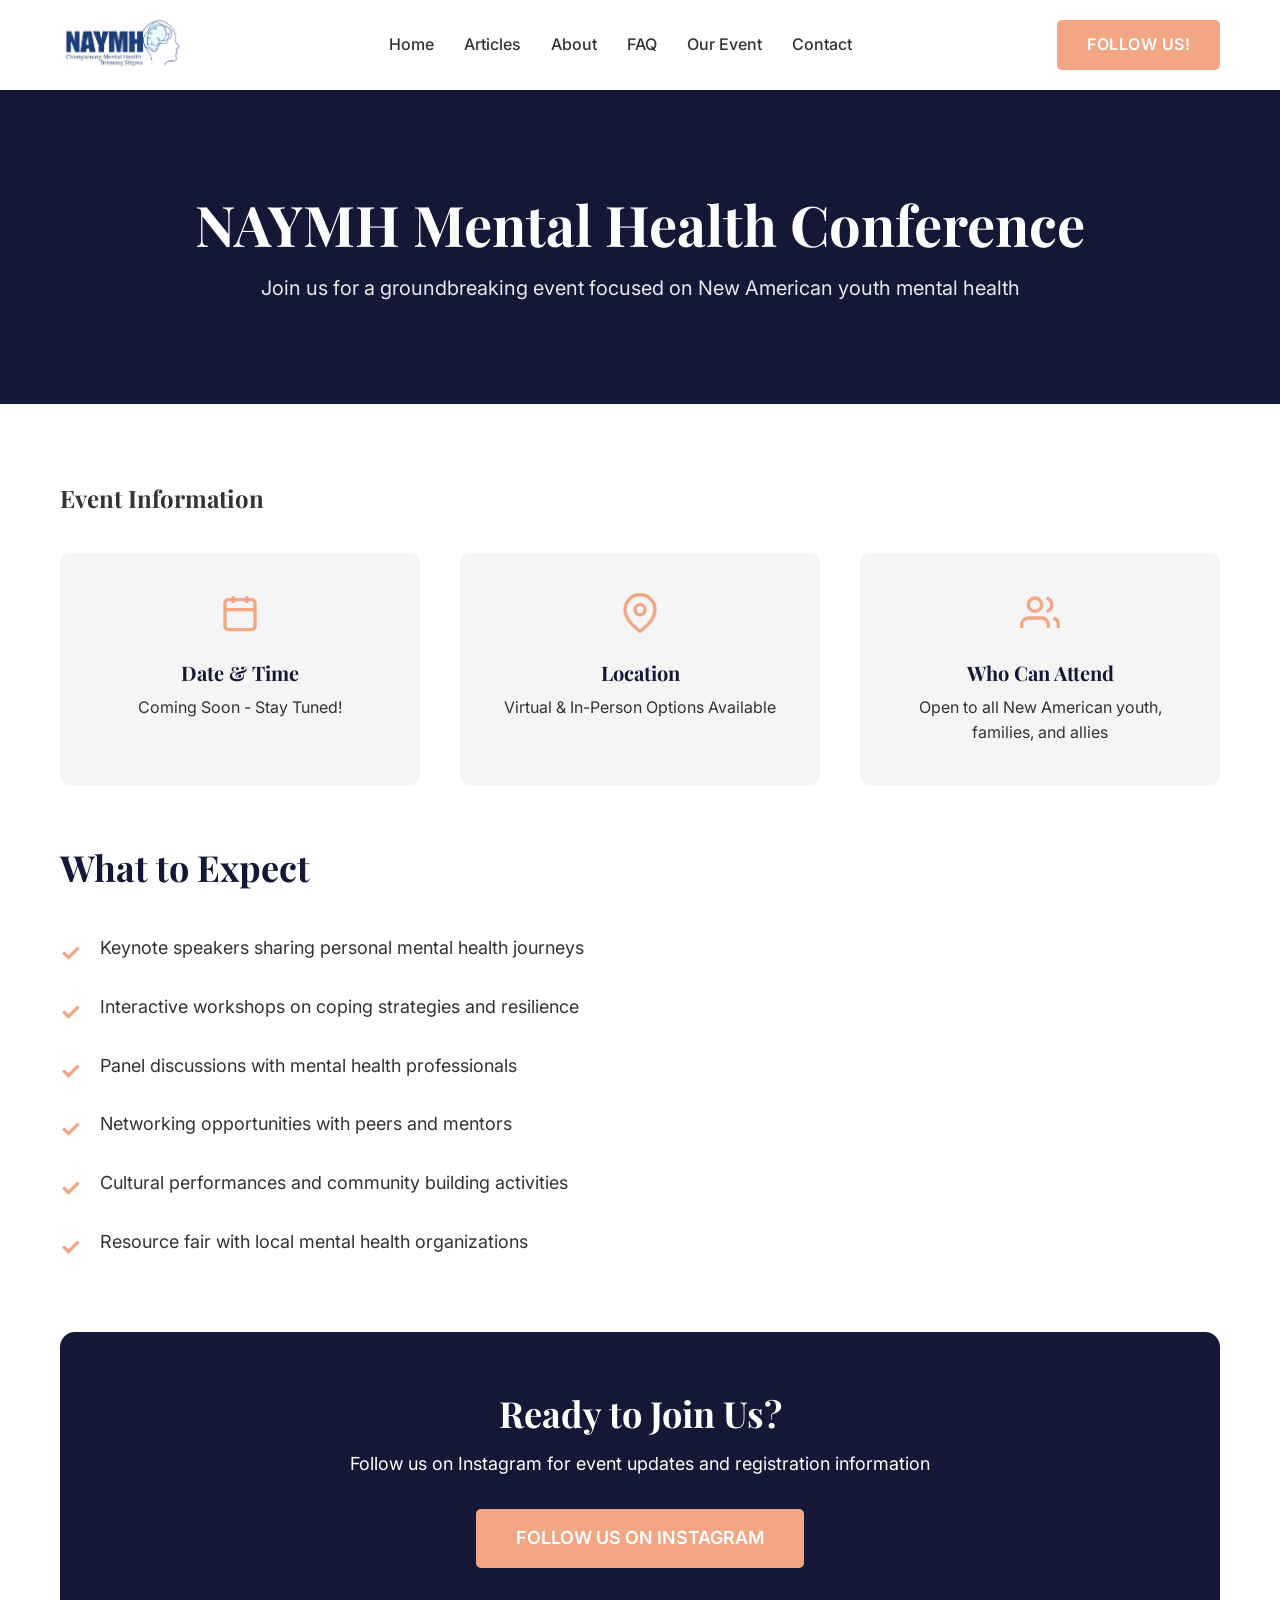
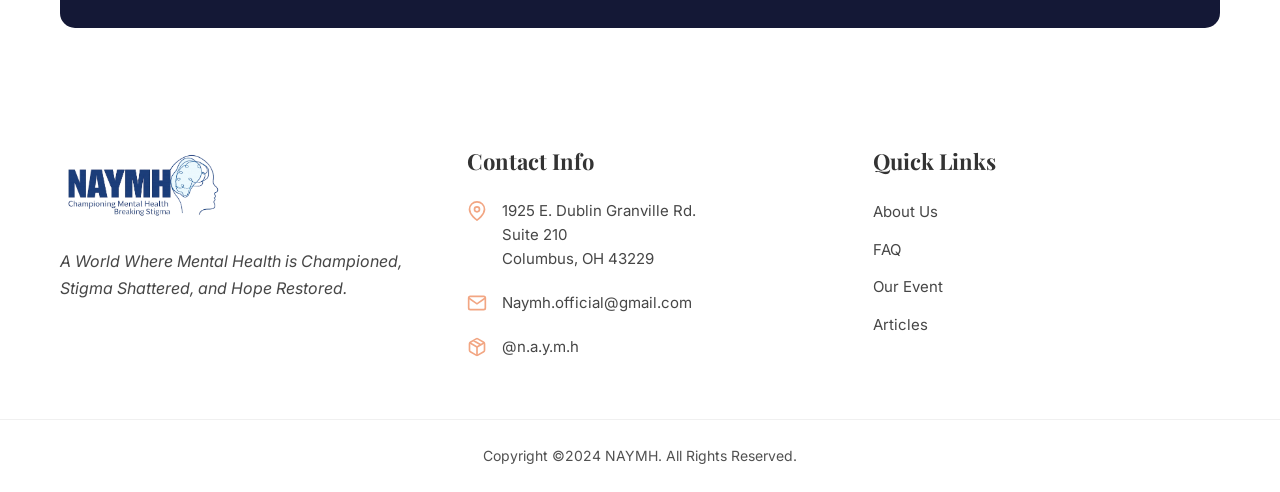
<file: event.html>
<!DOCTYPE html>
<html lang="en">
<head>
    <meta charset="UTF-8">
    <meta name="viewport" content="width=device-width, initial-scale=1.0">
    <title>Our Event - NAYMH</title>
    <link rel="preconnect" href="https://fonts.googleapis.com">
    <link rel="preconnect" href="https://fonts.gstatic.com" crossorigin>
    <link href="https://fonts.googleapis.com/css2?family=Playfair+Display:wght@400;600;700&family=Inter:wght@300;400;500;600;700&display=swap" rel="stylesheet">
    <link rel="stylesheet" href="css/styles.css">
</head>
<body>
    <header class="header">
        <div class="container">
            <div class="header-content">
                <a href="index.html" class="logo">
                    <img src="images/naymh-logo.png" alt="NAYMH" class="logo-image">
                </a>
                <nav class="nav">
                    <a href="index.html">Home</a>
                    <a href="articles.html">Articles</a>
                    <a href="about.html">About</a>
                    <a href="faq.html">FAQ</a>
                    <a href="event.html" class="active">Our Event</a>
                    <a href="contact.html">Contact</a>
                </nav>
                <div class="header-actions">
                    <a href="https://www.instagram.com/n.a.y.m.h/" target="_blank" class="cta-button">FOLLOW US!</a>
                    <button class="hamburger" id="hamburger-btn" aria-label="Toggle navigation" aria-expanded="false">
                        <span></span>
                        <span></span>
                        <span></span>
                    </button>
                </div>
            </div>
        </div>
    </header>

    <section class="page-hero">
        <div class="container">
            <h1>NAYMH Mental Health Conference</h1>
            <p>Join us for a groundbreaking event focused on New American youth mental health</p>
        </div>
    </section>

    <section class="event-content">
        <div class="container">
            <div class="event-details">
                <h2>Event Information</h2>
                <div class="event-info-grid">
                    <div class="event-info-item">
                        <svg width="40" height="40" viewBox="0 0 24 24" fill="none" stroke="#f2a683" stroke-width="2">
                            <rect x="3" y="4" width="18" height="18" rx="2" ry="2"></rect>
                            <line x1="16" y1="2" x2="16" y2="6"></line>
                            <line x1="8" y1="2" x2="8" y2="6"></line>
                            <line x1="3" y1="10" x2="21" y2="10"></line>
                        </svg>
                        <h3>Date & Time</h3>
                        <p>Coming Soon - Stay Tuned!</p>
                    </div>
                    <div class="event-info-item">
                        <svg width="40" height="40" viewBox="0 0 24 24" fill="none" stroke="#f2a683" stroke-width="2">
                            <path d="M21 10c0 7-9 13-9 13s-9-6-9-13a9 9 0 0 1 18 0z"></path>
                            <circle cx="12" cy="10" r="3"></circle>
                        </svg>
                        <h3>Location</h3>
                        <p>Virtual & In-Person Options Available</p>
                    </div>
                    <div class="event-info-item">
                        <svg width="40" height="40" viewBox="0 0 24 24" fill="none" stroke="#f2a683" stroke-width="2">
                            <path d="M17 21v-2a4 4 0 0 0-4-4H5a4 4 0 0 0-4 4v2"></path>
                            <circle cx="9" cy="7" r="4"></circle>
                            <path d="M23 21v-2a4 4 0 0 0-3-3.87"></path>
                            <path d="M16 3.13a4 4 0 0 1 0 7.75"></path>
                        </svg>
                        <h3>Who Can Attend</h3>
                        <p>Open to all New American youth, families, and allies</p>
                    </div>
                </div>
            </div>

            <div class="event-agenda">
                <h2>What to Expect</h2>
                <ul class="agenda-list">
                    <li>Keynote speakers sharing personal mental health journeys</li>
                    <li>Interactive workshops on coping strategies and resilience</li>
                    <li>Panel discussions with mental health professionals</li>
                    <li>Networking opportunities with peers and mentors</li>
                    <li>Cultural performances and community building activities</li>
                    <li>Resource fair with local mental health organizations</li>
                </ul>
            </div>

            <div class="event-cta">
                <h2>Ready to Join Us?</h2>
                <p>Follow us on Instagram for event updates and registration information</p>
                <a href="https://www.instagram.com/n.a.y.m.h/" target="_blank" class="cta-button-large">FOLLOW US ON INSTAGRAM</a>
            </div>
        </div>
    </section>

    <footer class="footer">
        <div class="container">
                        <div class="footer-content">
                <div class="footer-column">
                    <div class="footer-logo">
                        <img src="images/naymh-logo.png" alt="NAYMH Logo" class="footer-logo-image">
                    </div>
                    <p class="footer-mission">A World Where Mental Health is Championed, Stigma Shattered, and Hope Restored.</p>
                </div>

                <div class="footer-column">
                    <h3>Contact Info</h3>
                    <div class="contact-info">
                        <div class="contact-item">
                            <svg width="20" height="20" viewBox="0 0 24 24" fill="none" stroke="currentColor" stroke-width="2">
                                <path d="M21 10c0 7-9 13-9 13s-9-6-9-13a9 9 0 0 1 18 0z"></path>
                                <circle cx="12" cy="10" r="3"></circle>
                            </svg>
                            <p>1925 E. Dublin Granville Rd.<br>Suite 210<br>Columbus, OH 43229</p>
                        </div>
                        <div class="contact-item">
                            <svg width="20" height="20" viewBox="0 0 24 24" fill="none" stroke="currentColor" stroke-width="2">
                                <path d="M4 4h16c1.1 0 2 .9 2 2v12c0 1.1-.9 2-2 2H4c-1.1 0-2-.9-2-2V6c0-1.1.9-2 2-2z"></path>
                                <polyline points="22,6 12,13 2,6"></polyline>
                            </svg>
                            <a href="mailto:Naymh.official@gmail.com">Naymh.official@gmail.com</a>
                        </div>
                        <div class="contact-item">
                            <svg width="20" height="20" viewBox="0 0 24 24" fill="none" stroke="currentColor" stroke-width="2">
                                <path d="M16.5 9.4l-9-5.19M21 16V8a2 2 0 0 0-1-1.73l-7-4a2 2 0 0 0-2 0l-7 4A2 2 0 0 0 3 8v8a2 2 0 0 0 1 1.73l7 4a2 2 0 0 0 2 0l7-4A2 2 0 0 0 21 16z"></path>
                                <polyline points="3.27 6.96 12 12.01 20.73 6.96"></polyline>
                                <line x1="12" y1="22.08" x2="12" y2="12"></line>
                            </svg>
                            <a href="https://www.instagram.com/n.a.y.m.h/" target="_blank">@n.a.y.m.h</a>
                        </div>
                    </div>
                </div>

                <div class="footer-column">
                    <h3>Quick Links</h3>
                    <ul class="footer-list">
                        <li><a href="about.html">About Us</a></li>
                        <li><a href="faq.html">FAQ</a></li>
                        <li><a href="event.html">Our Event</a></li>
                        <li><a href="articles.html">Articles</a></li>
                    </ul>
                </div>
            </div>
        </div>

        <div class="footer-bottom">
            <div class="container">
                <p>Copyright ©2024 NAYMH. All Rights Reserved.</p>
            </div>
        </div>
    </footer>

    <script src="js/script.js"></script>
</body>
</html>
</file>
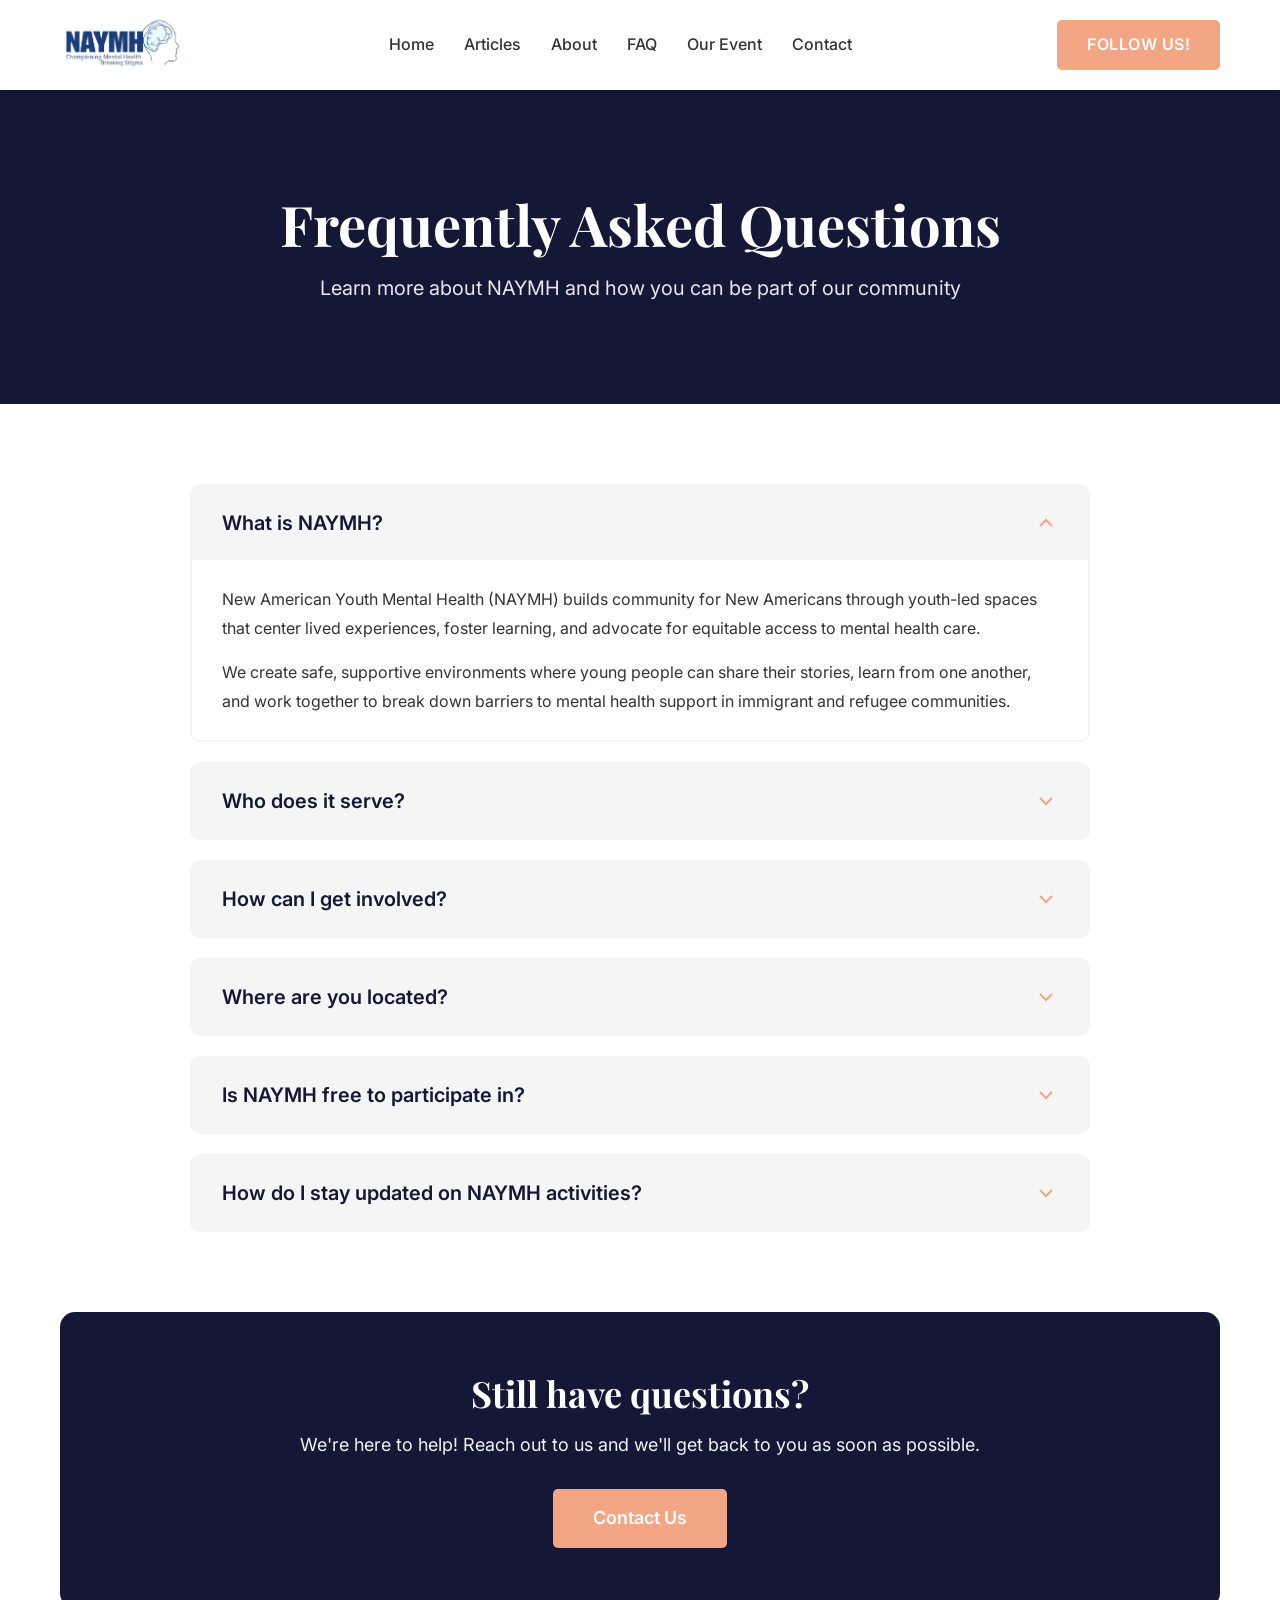
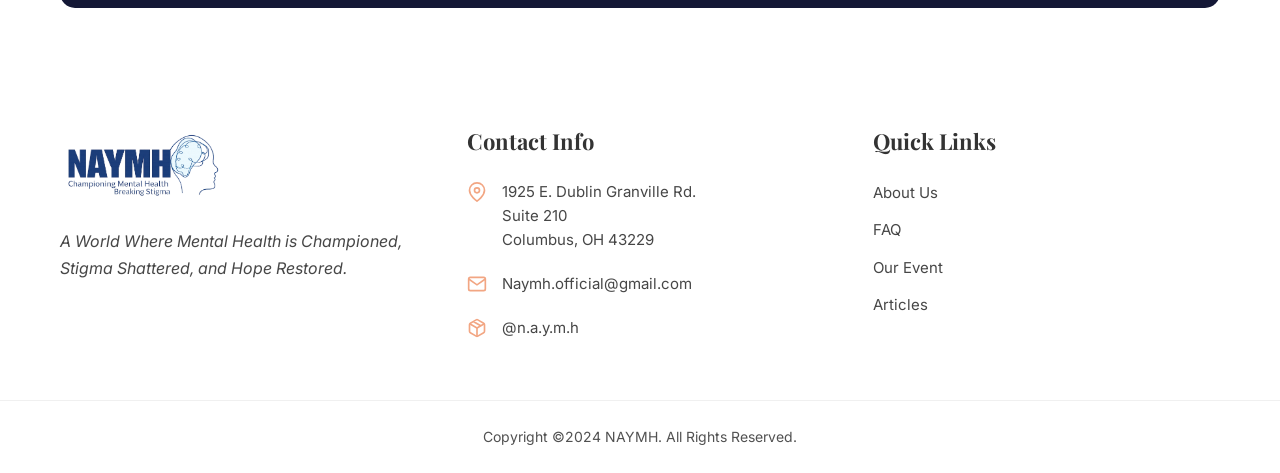
<file: faq.html>
<!DOCTYPE html>
<html lang="en">
<head>
    <meta charset="UTF-8">
    <meta name="viewport" content="width=device-width, initial-scale=1.0">
    <title>FAQ - NAYMH</title>
    <link rel="preconnect" href="https://fonts.googleapis.com">
    <link rel="preconnect" href="https://fonts.gstatic.com" crossorigin>
    <link href="https://fonts.googleapis.com/css2?family=Playfair+Display:wght@400;600;700&family=Inter:wght@300;400;500;600;700&display=swap" rel="stylesheet">
    <link rel="stylesheet" href="css/styles.css">
</head>
<body>
    <header class="header">
        <div class="container">
            <div class="header-content">
                <a href="index.html" class="logo">
                    <img src="images/naymh-logo.png" alt="NAYMH" class="logo-image">
                </a>
                <nav class="nav">
                    <a href="index.html">Home</a>
                    <a href="articles.html">Articles</a>
                    <a href="about.html">About</a>
                    <a href="faq.html" class="active">FAQ</a>
                    <a href="event.html">Our Event</a>
                    <a href="contact.html">Contact</a>
                </nav>
                <div class="header-actions">
                    <a href="https://www.instagram.com/n.a.y.m.h/" target="_blank" class="cta-button">FOLLOW US!</a>
                    <button class="hamburger" id="hamburger-btn" aria-label="Toggle navigation" aria-expanded="false">
                        <span></span>
                        <span></span>
                        <span></span>
                    </button>
                </div>
            </div>
        </div>
    </header>

    <section class="page-hero">
        <div class="container">
            <h1>Frequently Asked Questions</h1>
            <p>Learn more about NAYMH and how you can be part of our community</p>
        </div>
    </section>

    <section class="faq-content">
        <div class="container">
            <div class="faq-list">
                <div class="faq-item">
                    <button class="faq-question">
                        <span>What is NAYMH?</span>
                        <svg class="faq-icon" width="24" height="24" viewBox="0 0 24 24" fill="none" stroke="currentColor" stroke-width="2">
                            <polyline points="6 9 12 15 18 9"></polyline>
                        </svg>
                    </button>
                    <div class="faq-answer">
                        <p>New American Youth Mental Health (NAYMH) builds community for New Americans through youth-led spaces that center lived experiences, foster learning, and advocate for equitable access to mental health care.</p>
                        <p>We create safe, supportive environments where young people can share their stories, learn from one another, and work together to break down barriers to mental health support in immigrant and refugee communities.</p>
                    </div>
                </div>

                <div class="faq-item">
                    <button class="faq-question">
                        <span>Who does it serve?</span>
                        <svg class="faq-icon" width="24" height="24" viewBox="0 0 24 24" fill="none" stroke="currentColor" stroke-width="2">
                            <polyline points="6 9 12 15 18 9"></polyline>
                        </svg>
                    </button>
                    <div class="faq-answer">
                        <p>New American Youth Mental Health (NAYMH) serves individuals and families from all backgrounds, with a particular focus on New Americans — especially those from immigrant and refugee communities.</p>
                        <p>Our work is youth-led and community-driven, creating spaces where young leaders shape conversations around mental health, identity, and belonging. While we center the experiences of New Americans, our programs are open to anyone seeking culturally responsive support, connection, and advocacy.</p>
                    </div>
                </div>

                <div class="faq-item">
                    <button class="faq-question">
                        <span>How can I get involved?</span>
                        <svg class="faq-icon" width="24" height="24" viewBox="0 0 24 24" fill="none" stroke="currentColor" stroke-width="2">
                            <polyline points="6 9 12 15 18 9"></polyline>
                        </svg>
                    </button>
                    <div class="faq-answer">
                        <p>You can get involved with NAYMH by volunteering your time, attending our events and workshops, supporting our programs through donations, or helping spread awareness about our mission. Every action — big or small — helps us build stronger, more connected communities.</p>
                        <p>Here are some ways to connect with us:</p>
                        <ul class="involvement-list">
                            <li><strong>Attend our events:</strong> Join our conferences, workshops, and community gatherings</li>
                            <li><strong>Volunteer:</strong> Share your skills and time to support our programs</li>
                            <li><strong>Spread the word:</strong> Follow us on social media and help raise awareness</li>
                            <li><strong>Share your story:</strong> Your experience could inspire and help others</li>
                        </ul>
                        <p><a href="contact.html" class="inline-link">Contact us</a> to learn more about getting involved!</p>
                    </div>
                </div>

                <div class="faq-item">
                    <button class="faq-question">
                        <span>Where are you located?</span>
                        <svg class="faq-icon" width="24" height="24" viewBox="0 0 24 24" fill="none" stroke="currentColor" stroke-width="2">
                            <polyline points="6 9 12 15 18 9"></polyline>
                        </svg>
                    </button>
                    <div class="faq-answer">
                        <p>NAYMH is based in Columbus, Ohio, at 1925 E. Dublin Granville Rd., Suite 210, Columbus, OH 43229.</p>
                        <p>While we're physically located in Columbus, many of our programs and resources are accessible virtually, allowing us to serve New American youth and families across different locations.</p>
                    </div>
                </div>

                <div class="faq-item">
                    <button class="faq-question">
                        <span>Is NAYMH free to participate in?</span>
                        <svg class="faq-icon" width="24" height="24" viewBox="0 0 24 24" fill="none" stroke="currentColor" stroke-width="2">
                            <polyline points="6 9 12 15 18 9"></polyline>
                        </svg>
                    </button>
                    <div class="faq-answer">
                        <p>Yes! NAYMH is committed to making our programs and resources accessible to everyone in our community. Our events, workshops, and support services are free to participate in.</p>
                        <p>We believe that access to mental health resources and community support should not be limited by financial barriers.</p>
                    </div>
                </div>

                <div class="faq-item">
                    <button class="faq-question">
                        <span>How do I stay updated on NAYMH activities?</span>
                        <svg class="faq-icon" width="24" height="24" viewBox="0 0 24 24" fill="none" stroke="currentColor" stroke-width="2">
                            <polyline points="6 9 12 15 18 9"></polyline>
                        </svg>
                    </button>
                    <div class="faq-answer">
                        <p>The best way to stay updated is to follow us on Instagram <a href="https://www.instagram.com/n.a.y.m.h/" target="_blank" class="inline-link">@n.a.y.m.h</a> where we regularly post about upcoming events, resources, and community stories.</p>
                        <p>You can also reach out to us at <a href="mailto:Naymh.official@gmail.com" class="inline-link">Naymh.official@gmail.com</a> to join our mailing list or learn about specific programs.</p>
                    </div>
                </div>
            </div>

            <div class="faq-cta">
                <h2>Still have questions?</h2>
                <p>We're here to help! Reach out to us and we'll get back to you as soon as possible.</p>
                <a href="contact.html" class="cta-button-large">Contact Us</a>
            </div>
        </div>
    </section>

    <footer class="footer">
        <div class="container">
            <div class="footer-content">
                <div class="footer-column">
                    <div class="footer-logo">
                        <img src="images/naymh-logo.png" alt="NAYMH Logo" class="footer-logo-image">
                    </div>
                    <p class="footer-mission">A World Where Mental Health is Championed, Stigma Shattered, and Hope Restored.</p>
                </div>

                <div class="footer-column">
                    <h3>Contact Info</h3>
                    <div class="contact-info">
                        <div class="contact-item">
                            <svg width="20" height="20" viewBox="0 0 24 24" fill="none" stroke="currentColor" stroke-width="2">
                                <path d="M21 10c0 7-9 13-9 13s-9-6-9-13a9 9 0 0 1 18 0z"></path>
                                <circle cx="12" cy="10" r="3"></circle>
                            </svg>
                            <p>1925 E. Dublin Granville Rd.<br>Suite 210<br>Columbus, OH 43229</p>
                        </div>
                        <div class="contact-item">
                            <svg width="20" height="20" viewBox="0 0 24 24" fill="none" stroke="currentColor" stroke-width="2">
                                <path d="M4 4h16c1.1 0 2 .9 2 2v12c0 1.1-.9 2-2 2H4c-1.1 0-2-.9-2-2V6c0-1.1.9-2 2-2z"></path>
                                <polyline points="22,6 12,13 2,6"></polyline>
                            </svg>
                            <a href="mailto:Naymh.official@gmail.com">Naymh.official@gmail.com</a>
                        </div>
                        <div class="contact-item">
                            <svg width="20" height="20" viewBox="0 0 24 24" fill="none" stroke="currentColor" stroke-width="2">
                                <path d="M16.5 9.4l-9-5.19M21 16V8a2 2 0 0 0-1-1.73l-7-4a2 2 0 0 0-2 0l-7 4A2 2 0 0 0 3 8v8a2 2 0 0 0 1 1.73l7 4a2 2 0 0 0 2 0l7-4A2 2 0 0 0 21 16z"></path>
                                <polyline points="3.27 6.96 12 12.01 20.73 6.96"></polyline>
                                <line x1="12" y1="22.08" x2="12" y2="12"></line>
                            </svg>
                            <a href="https://www.instagram.com/n.a.y.m.h/" target="_blank">@n.a.y.m.h</a>
                        </div>
                    </div>
                </div>

                <div class="footer-column">
                    <h3>Quick Links</h3>
                    <ul class="footer-list">
                        <li><a href="about.html">About Us</a></li>
                        <li><a href="faq.html">FAQ</a></li>
                        <li><a href="event.html">Our Event</a></li>
                        <li><a href="articles.html">Articles</a></li>
                    </ul>
                </div>
            </div>
        </div>

        <div class="footer-bottom">
            <div class="container">
                <p>Copyright ©2024 NAYMH. All Rights Reserved.</p>
            </div>
        </div>
    </footer>

    <script src="js/script.js"></script>
</body>
</html>
</file>
<file: css/styles.css>
/* ===========================
   CSS Variables & Reset
   =========================== */
:root {
    --primary-color: #141836; /* user-provided dark blue */
    --accent-color: #f2a683;
    --white: #ffffff;
    --light-gray: #f5f5f5;
    --text-dark: #333333;
    --text-light: #666666;
    --heading-font: 'Playfair Display', serif;
    --body-font: 'Inter', sans-serif;
}

* {
    margin: 0;
    padding: 0;
    box-sizing: border-box;
}

html {
    scroll-behavior: smooth;
}

body {
    font-family: var(--body-font);
    color: var(--text-dark);
    line-height: 1.6;
    overflow-x: hidden;
}

h1, h2, h3, h4, h5, h6 {
    font-family: var(--heading-font);
    font-weight: 700;
    line-height: 1.2;
}

a {
    text-decoration: none;
    color: inherit;
}

button {
    border: none;
    cursor: pointer;
    font-family: var(--body-font);
}

.container {
    max-width: 1200px;
    margin: 0 auto;
    padding: 0 20px;
}

/* ===========================
   Top Info Bar
   =========================== */
.top-info-bar {
    background-color: var(--primary-color);
    color: var(--white);
    padding: 10px 0;
    font-size: 14px;
}

.info-items {
    display: flex;
    justify-content: center;
    gap: 40px;
    flex-wrap: wrap;
}

.info-item {
    display: flex;
    align-items: center;
    gap: 8px;
}

.info-item svg {
    color: var(--accent-color);
}

/* Hide on mobile */
@media (max-width: 768px) {
    .top-info-bar {
        display: none;
    }
}

/* ===========================
   Header - Sticky
   =========================== */
.header {
    background-color: var(--white);
    box-shadow: 0 2px 10px rgba(0, 0, 0, 0.1);
    position: sticky;
    top: 0;
    z-index: 1000;
    padding: 15px 0;
}

.header-content {
    display: flex;
    align-items: center;
    justify-content: space-between;
    gap: 20px;
}

/* Logo */
.logo {
    display: flex;
    align-items: center;
    gap: 15px;
}

.logo-image {
    height: 60px;
    width: auto;
    object-fit: contain;
    border-radius: 5px;
}

.logo-circle {
    flex-shrink: 0;
}

.logo-text {
    display: flex;
    flex-direction: column;
}

.logo-title {
    font-family: var(--heading-font);
    font-size: 24px;
    font-weight: 700;
    color: var(--primary-color);
    letter-spacing: 1px;
}

.logo-tagline {
    font-size: 11px;
    color: var(--text-light);
    max-width: 200px;
    line-height: 1.3;
}

@media (max-width: 768px) {
    .logo-image {
        height: 45px;
    }
}

/* Navigation */
.nav {
    display: flex;
    gap: 30px;
    align-items: center;
}

.nav a {
    font-weight: 500;
    color: var(--text-dark);
    transition: color 0.3s ease;
    position: relative;
}

.nav a:hover {
    color: var(--accent-color);
}

.nav a::after {
    content: '';
    position: absolute;
    bottom: -5px;
    left: 0;
    width: 0;
    height: 2px;
    background-color: var(--accent-color);
    transition: width 0.3s ease;
}

.nav a:hover::after {
    width: 100%;
}

/* CTA Button */
.cta-button {
    background-color: var(--accent-color);
    color: var(--white);
    padding: 12px 30px;
    font-weight: 600;
    font-size: 16px;
    border-radius: 5px;
    transition: all 0.3s ease;
    letter-spacing: 0.5px;
    display: inline-block;
    text-decoration: none;
}

.cta-button:hover {
    background-color: #e09570;
    transform: translateY(-2px);
    box-shadow: 0 5px 15px rgba(242, 166, 131, 0.3);
    color: var(--white);
}

/* Mobile Header */
@media (max-width: 968px) {
    .nav {
        display: none;
    }

    .logo-tagline {
        display: none;
    }
}

@media (max-width: 500px) {
    .cta-button {
        padding: 10px 20px;
        font-size: 14px;
    }
}

/* ===========================
   Section 1: Hero Gallery
   =========================== */
.hero-gallery {
    position: relative;
    min-height: 600px;
    display: flex;
    align-items: center;
    justify-content: center;
    overflow: hidden;
}

.gallery-grid {
    position: absolute;
    top: 0;
    left: 0;
    width: 100%;
    height: 100%;
    display: grid;
    grid-template-columns: repeat(4, 1fr);
    grid-template-rows: repeat(2, 1fr);
}

.gallery-item {
    display: flex;
    align-items: center;
    justify-content: center;
    position: relative;
    overflow: hidden;
}

.gallery-icon {
    width: 80px;
    height: 80px;
    color: var(--accent-color);
    opacity: 0.7;
}

@media (max-width: 768px) {
    .gallery-icon {
        width: 50px;
        height: 50px;
    }
}

.gallery-overlay {
    position: absolute;
    top: 0;
    left: 0;
    width: 100%;
    height: 100%;
    /* overlay matched to primary color (#141836) */
    background: rgba(20, 24, 54, 0.85);
    z-index: 1;
}

.hero-content {
    position: relative;
    z-index: 2;
    text-align: center;
    color: var(--white);
    padding: 40px 20px;
}

.hero-subtitle {
    font-size: 14px;
    letter-spacing: 3px;
    text-transform: uppercase;
    margin-bottom: 20px;
    font-weight: 500;
    color: var(--accent-color);
}

.hero-title {
    font-size: 72px;
    font-weight: 700;
    margin: 0;
    text-shadow: 2px 2px 10px rgba(0, 0, 0, 0.3);
}

@media (max-width: 768px) {
    .gallery-grid {
        grid-template-columns: repeat(2, 1fr);
        grid-template-rows: repeat(4, 1fr);
    }

    .hero-title {
        font-size: 42px;
    }

    .placeholder-icon {
        font-size: 40px;
    }
}

/* ===========================
   Section 2: Mission Statement
   =========================== */
.mission-section {
    padding: 100px 0;
    background-color: var(--light-gray);
}

.mission-grid {
    display: grid;
    grid-template-columns: 1fr auto 2fr;
    gap: 40px;
    align-items: center;
}

.mission-left {
    text-align: right;
}

.mission-left h2 {
    font-size: 48px;
    color: var(--primary-color);
    line-height: 1.2;
}

.mission-divider {
    width: 1px;
    align-self: stretch;
    background-color: rgba(20, 24, 54, 0.15);
}

.mission-right {
    display: flex;
    flex-direction: column;
    gap: 24px;
}

.mission-title {
    font-size: 22px;
    font-weight: 700;
    line-height: 1.5;
    color: var(--primary-color);
}

.mission-body {
    font-size: 18px;
    line-height: 1.8;
    color: var(--text-dark);
}

@media (max-width: 768px) {
    .mission-grid {
        grid-template-columns: 1fr;
        gap: 20px;
    }

    .mission-left {
        text-align: left;
    }

    .mission-divider {
        display: none;
    }

    .mission-left h2 {
        font-size: 36px;
    }

    .mission-title {
        font-size: 18px;
    }

    .mission-body {
        font-size: 16px;
    }
}

/* ===========================
   Section 3: Core Pillars
   =========================== */
.pillars-section {
    padding: 100px 0;
    background-color: var(--white);
}

.pillars-grid {
    display: grid;
    grid-template-columns: repeat(3, 1fr);
    gap: 40px;
}

.pillar-card {
    text-align: center;
    padding: 40px 30px;
    border-radius: 10px;
    transition: all 0.3s ease;
    background-color: var(--light-gray);
}

.pillar-card:hover {
    transform: translateY(-10px);
    box-shadow: 0 10px 30px rgba(26, 61, 54, 0.15);
}

.pillar-icon {
    margin-bottom: 20px;
}

.pillar-card h3 {
    font-size: 28px;
    color: var(--primary-color);
    margin-bottom: 15px;
}

.pillar-card p {
    font-size: 16px;
    color: var(--text-light);
    line-height: 1.7;
}

@media (max-width: 768px) {
    .pillars-grid {
        grid-template-columns: 1fr;
        gap: 30px;
    }
}

/* ===========================
   Section 4: Recent Stories
   =========================== */
.stories-section {
    padding: 100px 0;
    background-color: var(--light-gray);
}

.section-title {
    text-align: center;
    font-size: 48px;
    color: var(--primary-color);
    margin-bottom: 60px;
}

.stories-grid {
    display: grid;
    grid-template-columns: repeat(3, 1fr);
    gap: 40px;
}

.story-card {
    background-color: var(--white);
    border-radius: 10px;
    overflow: hidden;
    transition: all 0.3s ease;
    box-shadow: 0 5px 15px rgba(0, 0, 0, 0.1);
}

.story-card:hover {
    transform: translateY(-10px);
    box-shadow: 0 15px 35px rgba(0, 0, 0, 0.15);
}

.story-image {
    height: 200px;
    background: linear-gradient(135deg, var(--primary-color), #141836);
    display: flex;
    align-items: center;
    justify-content: center;
}

.story-icon {
    width: 80px;
    height: 80px;
    color: var(--accent-color);
    opacity: 0.9;
}

.story-content {
    padding: 30px;
}

.story-content h3 {
    font-size: 22px;
    color: var(--primary-color);
    margin-bottom: 15px;
    line-height: 1.4;
}

.story-content p {
    font-size: 15px;
    color: var(--text-light);
    margin-bottom: 20px;
    line-height: 1.7;
}

.read-more {
    display: inline-flex;
    align-items: center;
    color: var(--accent-color);
    font-weight: 600;
    font-size: 14px;
    letter-spacing: 0.5px;
    transition: all 0.3s ease;
}

.read-more:hover {
    text-decoration: underline;
    color: #e09570;
}

@media (max-width: 968px) {
    .stories-grid {
        grid-template-columns: 1fr;
        gap: 30px;
    }
}

/* ===========================
   Section 5: Team Showcase
   =========================== */
.team-section {
    padding: 100px 0;
    background-color: var(--white);
}

.team-grid {
    display: grid;
    grid-template-columns: repeat(3, 1fr);
    gap: 60px;
}

.team-member {
    text-align: center;
}

.team-photo {
    width: 200px;
    height: 200px;
    border-radius: 50%;
    margin: 0 auto 25px;
    overflow: hidden;
    border: 5px solid var(--accent-color);
    box-shadow: 0 10px 30px rgba(0, 0, 0, 0.1);
}

.photo-placeholder {
    width: 100%;
    height: 100%;
    background: linear-gradient(135deg, var(--primary-color), #141836);
    display: flex;
    align-items: center;
    justify-content: center;
    font-size: 48px;
    font-weight: 700;
    color: var(--accent-color);
    font-family: var(--heading-font);
}

.team-member h3 {
    font-size: 24px;
    color: var(--primary-color);
    margin-bottom: 8px;
}

.team-role {
    color: var(--text-light);
    font-size: 16px;
}

@media (max-width: 768px) {
    .team-grid {
        grid-template-columns: 1fr;
        gap: 40px;
    }
}

/* ===========================
   Section 6: Resource Horizontal Scroll
   =========================== */
.resources-section {
    padding: 100px 0;
    background-color: var(--light-gray);
}

.container-full {
    max-width: 100%;
    padding: 0;
}

.resources-scroll-container {
    display: flex;
    gap: 30px;
    overflow-x: auto;
    overflow-y: hidden;
    padding: 40px 40px 50px 40px;
    scroll-behavior: smooth;
    -webkit-overflow-scrolling: touch;
    scrollbar-width: thin;
    scrollbar-color: var(--accent-color) #e0e0e0;
}

.resources-scroll-container::-webkit-scrollbar {
    height: 10px;
}

.resources-scroll-container::-webkit-scrollbar-track {
    background: #e0e0e0;
    border-radius: 10px;
    margin: 0 40px;
}

.resources-scroll-container::-webkit-scrollbar-thumb {
    background: var(--accent-color);
    border-radius: 10px;
}

.resources-scroll-container::-webkit-scrollbar-thumb:hover {
    background: #e09570;
}

.resource-card-small {
    flex: 0 0 auto;
    width: 280px;
    background-color: var(--white);
    padding: 35px 30px;
    border-radius: 15px;
    text-align: center;
    transition: all 0.3s ease;
    border: 2px solid transparent;
    box-shadow: 0 5px 15px rgba(0, 0, 0, 0.08);
    display: flex;
    flex-direction: column;
    gap: 15px;
}

.resource-card-small:hover {
    border-color: var(--accent-color);
    transform: translateY(-8px);
    box-shadow: 0 10px 30px rgba(0, 0, 0, 0.12);
}

.resource-icon-svg {
    width: 50px;
    height: 50px;
    color: var(--accent-color);
    margin: 0 auto 10px;
    stroke-width: 2;
}

.resource-card-small h4 {
    font-size: 20px;
    color: var(--primary-color);
    margin-bottom: 5px;
    font-family: var(--body-font);
    font-weight: 600;
}

.resource-description {
    font-size: 14px;
    color: var(--text-light);
    line-height: 1.6;
    margin-bottom: 10px;
    min-height: 60px;
}

.resource-link-text {
    color: var(--accent-color);
    font-size: 14px;
    font-weight: 500;
    text-decoration: none;
    transition: all 0.3s ease;
    cursor: pointer;
    position: relative;
    display: inline-block;
}

.resource-link-text:hover {
    color: #e09570;
}

.resource-link-text::after {
    content: '';
    position: absolute;
    width: 0;
    height: 1px;
    bottom: -2px;
    left: 0;
    background-color: var(--accent-color);
    transition: width 0.3s ease;
}

.resource-link-text:hover::after {
    width: 100%;
}

/* Mobile adjustments */
@media (max-width: 768px) {
    .section-title {
        font-size: 32px;
        margin-bottom: 20px;
        padding: 0 20px;
    }

    .resources-scroll-container {
        gap: 20px;
        padding: 30px 20px 40px 20px;
    }

    .resources-scroll-container::-webkit-scrollbar-track {
        margin: 0 20px;
    }

    .resource-card-small {
        width: 240px;
        padding: 30px 25px;
    }

    .resource-icon-svg {
        width: 45px;
        height: 45px;
    }

    .resource-card-small h4 {
        font-size: 18px;
    }

    .resource-description {
        font-size: 13px;
        min-height: 55px;
    }
}

/* ===========================
   Footer
   =========================== */
.footer {
    background-color: var(--white);
    color: var(--text-dark);
    padding: 40px 0 0;
}

.footer-content {
    display: grid;
    grid-template-columns: repeat(3, 1fr);
    gap: 60px;
    margin-bottom: 60px;
}

.footer-column h3 {
    font-size: 22px;
    margin-bottom: 25px;
    color: var(--text-dark);
}

/* Footer Logo */
.footer-logo {
    display: flex;
    align-items: center;
    gap: 15px;
    margin-bottom: 20px;
}

.footer-logo-image {
    height: 80px;
    width: auto;
    object-fit: contain;
    border-radius: 8px;
}

.footer-logo-text {
    font-family: var(--heading-font);
    font-size: 28px;
    font-weight: 700;
    letter-spacing: 1px;
}

@media (max-width: 768px) {
    .footer-logo-image {
        height: 60px;
    }
}

.footer-mission {
    font-size: 16px;
    line-height: 1.7;
    font-style: italic;
    opacity: 0.9;
}

/* Footer List */
.footer-list {
    list-style: none;
}

.footer-list li {
    margin-bottom: 12px;
}

.footer-list a {
    color: var(--text-dark);
    opacity: 0.9;
    transition: all 0.3s ease;
    font-size: 15px;
}

.footer-list a:hover {
    opacity: 1;
    color: var(--accent-color);
    padding-left: 5px;
}

/* Contact Info */
.contact-info {
    display: flex;
    flex-direction: column;
    gap: 20px;
}

.contact-item {
    display: flex;
    gap: 15px;
    align-items: flex-start;
}

.contact-item svg {
    flex-shrink: 0;
    margin-top: 2px;
    color: var(--accent-color);
}

.contact-item p,
.contact-item a {
    font-size: 15px;
    line-height: 1.6;
    opacity: 0.9;
}

.contact-item a:hover {
    color: var(--accent-color);
    opacity: 1;
}

/* Footer Bottom */
.footer-bottom {
    border-top: 1px solid rgba(0,0,0,0.06);
    padding: 25px 0;
    text-align: center;
    background: transparent;
}

.footer-bottom p {
    font-size: 14px;
    color: var(--text-dark);
    opacity: 0.85;
}

@media (max-width: 968px) {
    .footer-content {
        grid-template-columns: 1fr;
        gap: 40px;
    }
}

/* ===========================
   Scroll Animations
   =========================== */
.fade-in {
    opacity: 0;
    transform: translateY(30px);
    transition: opacity 0.8s ease, transform 0.8s ease;
}

.fade-in.visible {
    opacity: 1;
    transform: translateY(0);
}

/* ===========================
   Utility Classes
   =========================== */
@media (max-width: 768px) {
    .container {
        padding: 0 15px;
    }

    .mission-section,
    .pillars-section,
    .stories-section,
    .team-section,
    .resources-section {
        padding: 60px 0;
    }
}

/* ===========================
   Page Styles (All subpages)
   =========================== */
.page-hero {
    background: linear-gradient(135deg, var(--primary-color) 0%, #141836 100%);
    color: var(--white);
    padding: 100px 0;
    text-align: center;
}

.page-hero h1 {
    font-size: 56px;
    margin-bottom: 15px;
}

.page-hero p {
    font-size: 20px;
    opacity: 0.9;
}

@media (max-width: 768px) {
    .page-hero {
        padding: 60px 0;
    }

    .page-hero h1 {
        font-size: 36px;
    }

    .page-hero p {
        font-size: 16px;
    }
}

/* Blog Page */
.blog-content {
    padding: 80px 0;
    background-color: var(--white);
}

.blog-grid {
    display: flex;
    flex-direction: column;
    gap: 40px;
}

.blog-post-full {
    background-color: var(--light-gray);
    padding: 40px;
    border-radius: 10px;
    border-left: 5px solid var(--accent-color);
}

.post-meta {
    display: flex;
    gap: 20px;
    margin-bottom: 20px;
    font-size: 14px;
    color: var(--text-light);
}

.post-category {
    color: var(--accent-color);
    font-weight: 600;
}

.blog-post-full h2 {
    color: var(--primary-color);
    margin-bottom: 20px;
    font-size: 28px;
}

.blog-post-full p {
    line-height: 1.8;
    margin-bottom: 20px;
}

.article-category-group {
    margin-bottom: 50px;
}

.article-category-group:last-child {
    margin-bottom: 0;
}

.article-category-heading {
    font-size: 22px;
    color: var(--accent-color);
    margin-bottom: 24px;
    padding-bottom: 10px;
    border-bottom: 2px solid var(--light-gray);
}

.article-grid {
    display: grid;
    grid-template-columns: repeat(2, 1fr);
    gap: 30px;
}

.article-card {
    display: flex;
    flex-direction: column;
    background-color: var(--light-gray);
    padding: 30px;
    border-radius: 10px;
    border-left: 5px solid var(--accent-color);
}

.article-card h3 {
    font-size: 20px;
    line-height: 1.4;
    margin-bottom: 12px;
}

.article-card h3 a {
    color: var(--primary-color);
    transition: color 0.2s ease;
}

.article-card h3 a:hover {
    color: var(--accent-color);
}

.article-card p {
    font-size: 15px;
    line-height: 1.7;
    color: var(--text-dark);
    margin-bottom: 20px;
    flex-grow: 1;
}

@media (max-width: 768px) {
    .article-grid {
        grid-template-columns: 1fr;
    }

    .article-category-heading {
        font-size: 19px;
    }
}

/* About Page */
.about-content {
    padding: 80px 0;
    background-color: var(--white);
}

.about-mission,
.about-vision {
    margin-bottom: 60px;
}

.about-content h2 {
    color: var(--primary-color);
    font-size: 36px;
    margin-bottom: 20px;
}

.about-content p {
    font-size: 18px;
    line-height: 1.8;
    color: var(--text-dark);
    margin-bottom: 16px;
}

.about-content p:last-child {
    margin-bottom: 0;
}

.values-grid {
    display: grid;
    grid-template-columns: repeat(3, 1fr);
    gap: 40px;
    margin-top: 40px;
}

.value-item {
    text-align: center;
    padding: 30px;
    background-color: var(--light-gray);
    border-radius: 10px;
}

.value-item svg {
    margin-bottom: 20px;
}

.value-item h3 {
    color: var(--primary-color);
    margin-bottom: 10px;
}

@media (max-width: 768px) {
    .values-grid {
        grid-template-columns: 1fr;
    }
}

/* Event Page */
.event-content {
    padding: 80px 0;
    background-color: var(--white);
}

.event-details {
    margin-bottom: 60px;
}

.event-info-grid {
    display: grid;
    grid-template-columns: repeat(3, 1fr);
    gap: 40px;
    margin-top: 40px;
}

.event-info-item {
    text-align: center;
    padding: 40px 30px;
    background-color: var(--light-gray);
    border-radius: 10px;
}

.event-info-item svg {
    margin-bottom: 20px;
}

.event-info-item h3 {
    color: var(--primary-color);
    margin-bottom: 10px;
    font-size: 20px;
}

.event-agenda {
    margin-bottom: 60px;
}

.event-agenda h2 {
    color: var(--primary-color);
    font-size: 36px;
    margin-bottom: 30px;
}

.agenda-list {
    list-style: none;
    padding: 0;
}

.agenda-list li {
    padding: 15px 0 15px 40px;
    position: relative;
    font-size: 18px;
    line-height: 1.6;
}

.agenda-list li::before {
    content: '✓';
    position: absolute;
    left: 0;
    color: var(--accent-color);
    font-size: 24px;
    font-weight: bold;
}

.event-cta {
    text-align: center;
    padding: 60px 40px;
    background: linear-gradient(135deg, var(--primary-color) 0%, #141836 100%);
    border-radius: 15px;
    color: var(--white);
}

.event-cta h2 {
    color: var(--white);
    font-size: 36px;
    margin-bottom: 15px;
}

.event-cta p {
    font-size: 18px;
    margin-bottom: 30px;
}

.cta-button-large {
    background-color: var(--accent-color);
    color: var(--white);
    padding: 15px 40px;
    font-size: 18px;
    font-weight: 600;
    border-radius: 5px;
    cursor: pointer;
    transition: all 0.3s ease;
    display: inline-block;
    text-decoration: none;
}

.cta-button-large:hover {
    background-color: #e09570;
    transform: translateY(-2px);
    box-shadow: 0 5px 15px rgba(242, 166, 131, 0.3);
    color: var(--white);
}

@media (max-width: 768px) {
    .event-info-grid {
        grid-template-columns: 1fr;
    }
}

/* Contact Page */
.contact-content {
    padding: 80px 0;
    background-color: var(--white);
}

.contact-grid {
    display: grid;
    grid-template-columns: 1fr 1fr;
    gap: 60px;
}

.contact-info-section h2,
.contact-form-section h2 {
    color: var(--primary-color);
    font-size: 32px;
    margin-bottom: 20px;
}

.contact-methods {
    margin-top: 40px;
    display: flex;
    flex-direction: column;
    gap: 30px;
}

.contact-method {
    display: flex;
    gap: 20px;
    padding: 25px;
    background-color: var(--light-gray);
    border-radius: 10px;
}

.contact-method h3 {
    color: var(--primary-color);
    font-size: 18px;
    margin-bottom: 5px;
}

.contact-method a {
    color: var(--accent-color);
    text-decoration: none;
}

.contact-method a:hover {
    text-decoration: underline;
}

.contact-form {
    display: flex;
    flex-direction: column;
    gap: 20px;
}

.form-group {
    display: flex;
    flex-direction: column;
    gap: 8px;
}

.form-group label {
    font-weight: 600;
    color: var(--primary-color);
}

.form-group input,
.form-group textarea {
    padding: 12px;
    border: 2px solid #e0e0e0;
    border-radius: 5px;
    font-family: var(--body-font);
    font-size: 16px;
    transition: border-color 0.3s ease;
}

.form-group input:focus,
.form-group textarea:focus {
    outline: none;
    border-color: var(--accent-color);
}

.submit-button {
    background-color: var(--accent-color);
    color: var(--white);
    padding: 15px 30px;
    font-size: 16px;
    font-weight: 600;
    border: none;
    border-radius: 5px;
    cursor: pointer;
    transition: all 0.3s ease;
}

.submit-button:hover {
    background-color: #e09570;
    transform: translateY(-2px);
}

@media (max-width: 768px) {
    .contact-grid {
        grid-template-columns: 1fr;
        gap: 40px;
    }
}

/* Stories Page */
.stories-content {
    padding: 80px 0;
    background-color: var(--white);
}

.story-full {
    background-color: var(--light-gray);
    padding: 50px;
    border-radius: 10px;
    margin-bottom: 40px;
}

.story-full h2 {
    color: var(--primary-color);
    font-size: 32px;
    margin-bottom: 20px;
}

.story-meta {
    display: flex;
    gap: 20px;
    margin-bottom: 30px;
    font-size: 14px;
    color: var(--text-light);
}

.story-author {
    font-weight: 600;
}

.story-full p {
    font-size: 18px;
    line-height: 1.8;
    margin-bottom: 20px;
}

.share-story-cta {
    text-align: center;
    padding: 60px 40px;
    background: linear-gradient(135deg, var(--primary-color) 0%, #141836 100%);
    border-radius: 15px;
    color: var(--white);
    margin-top: 60px;
}

.share-story-cta h2 {
    color: var(--white);
    font-size: 36px;
    margin-bottom: 15px;
}

.share-story-cta p {
    font-size: 18px;
    margin-bottom: 30px;
}

@media (max-width: 768px) {
    .story-full {
        padding: 30px 20px;
    }

    .story-full h2 {
        font-size: 24px;
    }

    .story-full p {
        font-size: 16px;
    }
}

/* Active Navigation State */
.nav a.active {
    color: var(--accent-color);
}

/* Stories Page Combined Styles */
.section-subtitle {
    text-align: center;
    font-size: 18px;
    color: var(--text-light);
    margin-bottom: 50px;
    font-style: italic;
}

.article-list {
    list-style: none;
    padding: 0;
    margin: 20px 0;
}

.article-list li {
    padding: 12px 0;
    padding-left: 30px;
    position: relative;
    line-height: 1.7;
}

.article-list li::before {
    content: '→';
    position: absolute;
    left: 0;
    color: var(--accent-color);
    font-weight: bold;
}

.article-list strong {
    color: var(--primary-color);
}

/* FAQ Page Styles */
.faq-content {
    padding: 80px 0;
    background-color: var(--white);
}

.faq-list {
    max-width: 900px;
    margin: 0 auto;
}

.faq-item {
    margin-bottom: 20px;
    border: 2px solid var(--light-gray);
    border-radius: 10px;
    overflow: hidden;
    transition: all 0.3s ease;
}

.faq-item:hover {
    border-color: var(--accent-color);
}

.faq-question {
    width: 100%;
    padding: 25px 30px;
    background-color: var(--light-gray);
    border: none;
    text-align: left;
    font-size: 20px;
    font-weight: 600;
    color: var(--primary-color);
    cursor: pointer;
    display: flex;
    justify-content: space-between;
    align-items: center;
    transition: all 0.3s ease;
    font-family: var(--body-font);
}

.faq-question:hover {
    background-color: #e8e8e8;
}

.faq-icon {
    flex-shrink: 0;
    transition: transform 0.3s ease;
    color: var(--accent-color);
}

.faq-item.active .faq-icon {
    transform: rotate(180deg);
}

.faq-answer {
    max-height: 0;
    overflow: hidden;
    transition: max-height 0.4s ease, padding 0.4s ease;
    padding: 0 30px;
    background-color: var(--white);
}

.faq-item.active .faq-answer {
    max-height: 1000px;
    padding: 25px 30px;
}

.faq-answer p {
    font-size: 16px;
    line-height: 1.8;
    color: var(--text-dark);
    margin-bottom: 15px;
}

.faq-answer p:last-child {
    margin-bottom: 0;
}

.involvement-list {
    list-style: none;
    padding: 0;
    margin: 20px 0;
}

.involvement-list li {
    padding: 10px 0 10px 30px;
    position: relative;
    line-height: 1.7;
}

.involvement-list li::before {
    content: '✓';
    position: absolute;
    left: 0;
    color: var(--accent-color);
    font-weight: bold;
    font-size: 18px;
}

.involvement-list strong {
    color: var(--primary-color);
}

.inline-link {
    color: var(--accent-color);
    text-decoration: none;
    font-weight: 500;
    transition: all 0.3s ease;
}

.inline-link:hover {
    text-decoration: underline;
    color: #e09570;
}

.faq-cta {
    text-align: center;
    margin-top: 80px;
    padding: 60px 40px;
    background: linear-gradient(135deg, var(--primary-color) 0%, #141836 100%);
    border-radius: 15px;
    color: var(--white);
}

.faq-cta h2 {
    color: var(--white);
    font-size: 36px;
    margin-bottom: 15px;
}

.faq-cta p {
    font-size: 18px;
    margin-bottom: 30px;
    opacity: 0.95;
}

@media (max-width: 768px) {
    .faq-question {
        padding: 20px;
        font-size: 18px;
    }

    .faq-answer {
        padding: 0 20px;
    }

    .faq-item.active .faq-answer {
        padding: 20px;
    }

    .faq-cta {
        padding: 40px 20px;
        margin-top: 60px;
    }

    .faq-cta h2 {
        font-size: 28px;
    }

    .faq-cta p {
        font-size: 16px;
    }
}

/* Team groups (added for multi-team listing) */
.teams-wrapper {
    display: grid;
    grid-template-columns: repeat(3, 1fr);
    gap: 40px;
    margin-top: 30px;
    align-items: start;
}

.team-group {
    background-color: var(--light-gray);
    padding: 25px 20px;
    border-radius: 10px;
    min-height: 120px;
}

.team-group-title {
    font-size: 20px;
    color: var(--primary-color);
    margin-bottom: 12px;
}

.team-list {
    list-style: none;
    padding: 0;
    margin: 0;
    display: grid;
    gap: 8px;
}

.team-list-item {
    font-size: 15px;
    color: var(--text-dark);
    padding-left: 6px;
    position: relative;
}

.team-list-item::before {
    content: '•';
    color: var(--accent-color);
    position: absolute;
    left: -6px;
    top: 0;
}

@media (max-width: 992px) {
    .teams-wrapper {
        grid-template-columns: repeat(2, 1fr);
    }
}

@media (max-width: 768px) {
    .teams-wrapper {
        grid-template-columns: 1fr;
        gap: 20px;
    }

    .team-group {
        padding: 20px;
    }
}

/* Avatar card styling for team members */
.team-members-grid {
    display: grid;
    grid-template-columns: repeat(3, 1fr);
    gap: 14px;
    align-items: start;
}

.team-member-card {
    display: flex;
    flex-direction: column;
    align-items: center;
    text-align: center;
    padding: 12px;
    background: transparent;
}

.team-avatar {
    width: 96px;
    height: 96px;
    border-radius: 50%;
    object-fit: cover;
    border: 4px solid var(--accent-color);
    box-shadow: 0 6px 18px rgba(0,0,0,0.08);
    display: block;
    margin-bottom: 10px;
}

.team-member-name {
    font-size: 14px;
    color: var(--text-dark);
    font-weight: 600;
}

@media (max-width: 992px) {
    .team-members-grid {
        grid-template-columns: repeat(2, 1fr);
    }
}

@media (max-width: 480px) {
    .team-members-grid {
        grid-template-columns: repeat(2, 1fr);
        gap: 10px;
    }

    .team-avatar {
        width: 76px;
        height: 76px;
        border-width: 3px;
    }
}

/* Accordion styles for team toggles */
.team-toggle {
    width: 100%;
    display: flex;
    justify-content: space-between;
    align-items: center;
    background: transparent;
    border: 2px solid transparent;
    padding: 14px 18px;
    font-family: var(--heading-font);
    font-size: 18px;
    color: var(--primary-color);
    cursor: pointer;
    border-radius: 8px;
}

.team-toggle:focus {
    outline: none;
    box-shadow: 0 0 0 3px rgba(242,166,131,0.2);
}

.team-toggle .chevron {
    transition: transform 0.25s ease;
    font-size: 20px;
    color: var(--text-light);
}

.team-panel {
    max-height: 0;
    overflow: hidden;
    transition: max-height 0.35s ease, padding 0.35s ease;
    padding: 0 0;
}

.team-panel.open {
    padding: 16px 0 0 0;
    max-height: 1200px; /* generous value to allow grid to expand */
}

.team-toggle[aria-expanded="true"] .chevron {
    transform: rotate(180deg);
}

/* ===========================
   Mobile Navigation (Hamburger)
   =========================== */
.header-actions {
    display: flex;
    align-items: center;
    gap: 15px;
}

.hamburger {
    display: none;
    flex-direction: column;
    justify-content: center;
    gap: 5px;
    background: transparent;
    border: none;
    cursor: pointer;
    padding: 5px;
    width: 36px;
    height: 36px;
    flex-shrink: 0;
}

.hamburger span {
    display: block;
    width: 22px;
    height: 2px;
    background-color: var(--primary-color);
    border-radius: 2px;
    transition: all 0.3s ease;
    transform-origin: center;
}

.hamburger[aria-expanded="true"] span:nth-child(1) {
    transform: translateY(7px) rotate(45deg);
}

.hamburger[aria-expanded="true"] span:nth-child(2) {
    opacity: 0;
}

.hamburger[aria-expanded="true"] span:nth-child(3) {
    transform: translateY(-7px) rotate(-45deg);
}

@media (max-width: 968px) {
    .hamburger {
        display: flex;
    }

    .nav.open {
        display: flex !important;
        flex-direction: column;
        position: absolute;
        top: 100%;
        left: 0;
        right: 0;
        background-color: var(--white);
        padding: 10px 25px 20px;
        box-shadow: 0 8px 20px rgba(0, 0, 0, 0.12);
        gap: 0;
        z-index: 999;
        border-top: 1px solid #f0f0f0;
    }

    .nav.open a {
        padding: 13px 5px;
        font-size: 15px;
        border-bottom: 1px solid #f5f5f5;
        color: var(--text-dark);
    }

    .nav.open a:last-child {
        border-bottom: none;
    }

    .nav.open a::after {
        display: none;
    }

    .nav.open a:hover,
    .nav.open a.active {
        color: var(--accent-color);
    }
}

/* ===========================
   Extra Small Screen (480px)
   =========================== */
@media (max-width: 480px) {
    .hero-title {
        font-size: 30px;
    }

    .gallery-icon {
        width: 40px;
        height: 40px;
    }

    .story-content {
        padding: 20px;
    }

    .blog-post-full {
        padding: 25px 20px;
    }

    .pillar-card {
        padding: 25px 20px;
    }

    .cta-button {
        padding: 9px 14px;
        font-size: 13px;
    }
}

/* Resource card width for very narrow screens */
@media (max-width: 360px) {
    .resource-card-small {
        width: 85vw;
    }
}

/* Event / story CTA mobile padding */
@media (max-width: 768px) {
    .event-cta {
        padding: 40px 20px;
    }

    .share-story-cta {
        padding: 40px 20px;
    }
}

/* Keyboard focus styles */
.submit-button:focus {
    outline: 2px solid var(--accent-color);
    outline-offset: 2px;
}

.faq-question:focus {
    outline: 2px solid var(--accent-color);
    outline-offset: -2px;
}
</file>
